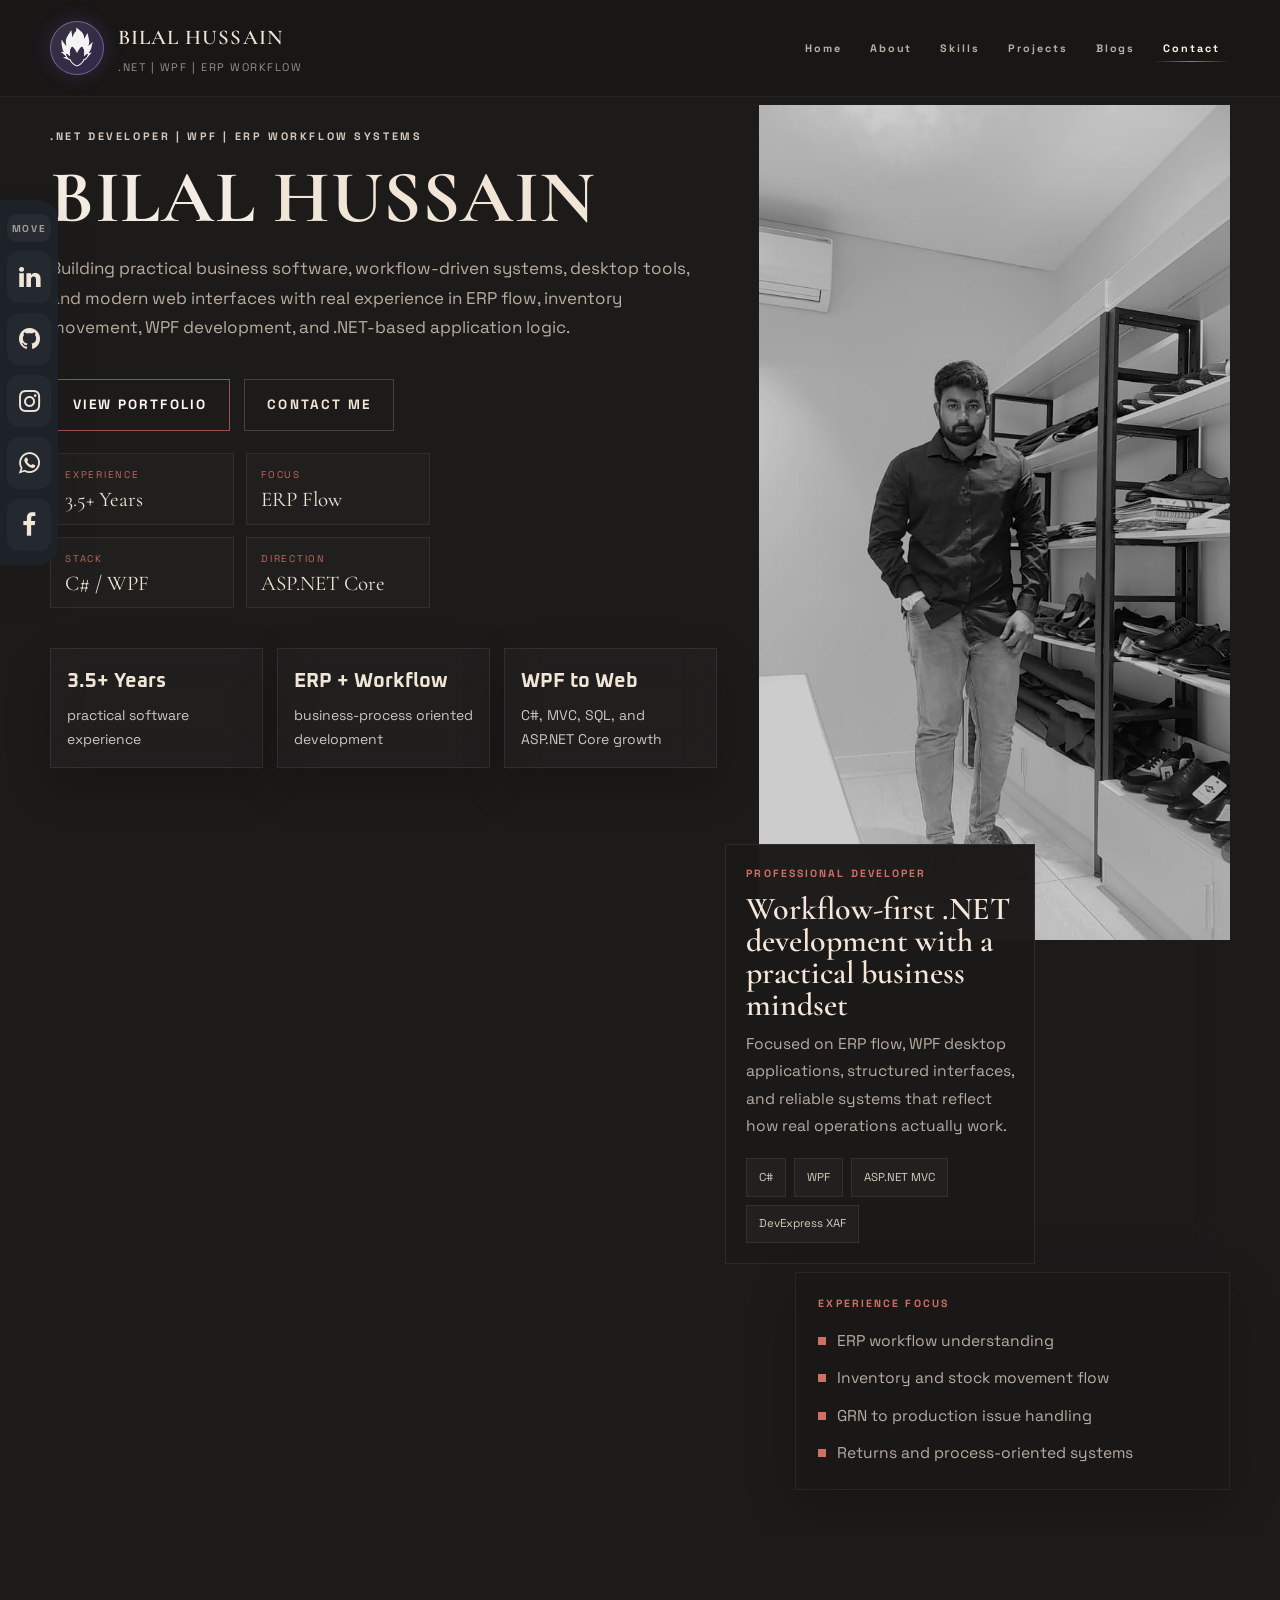
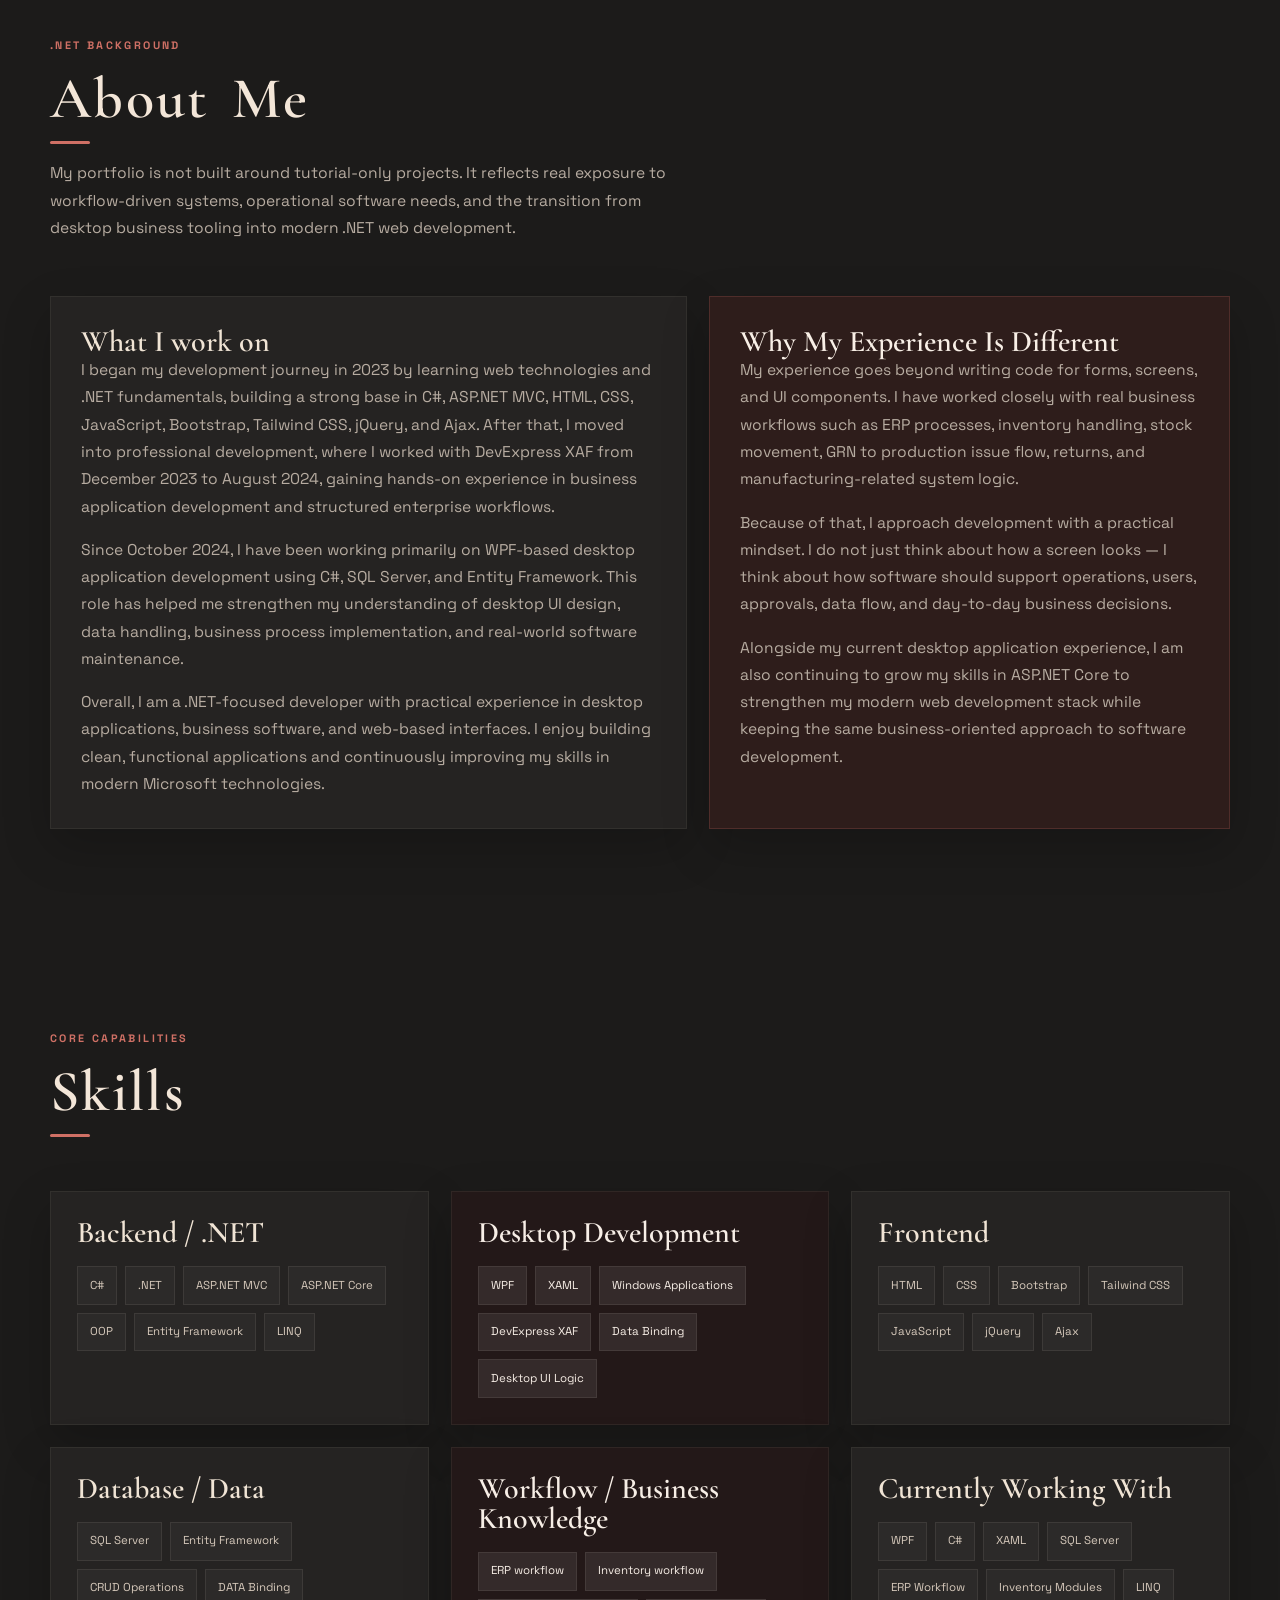
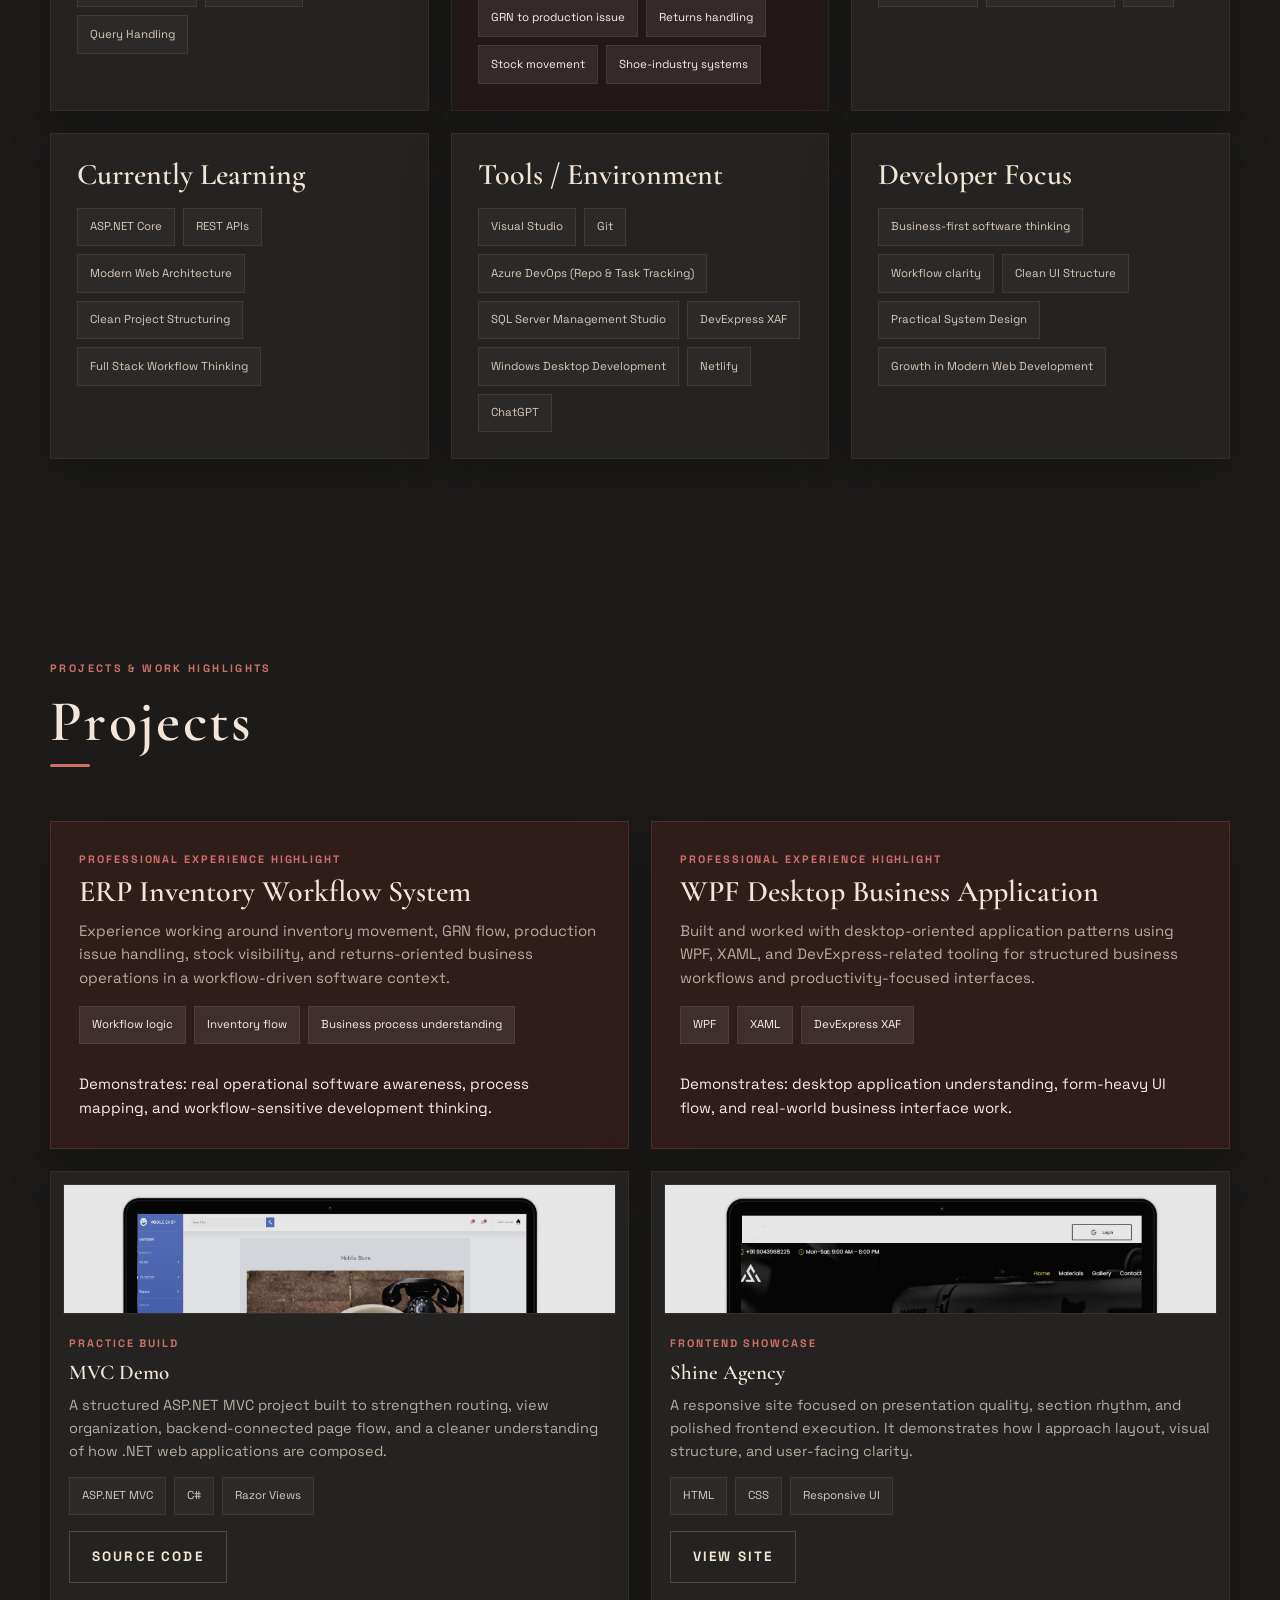
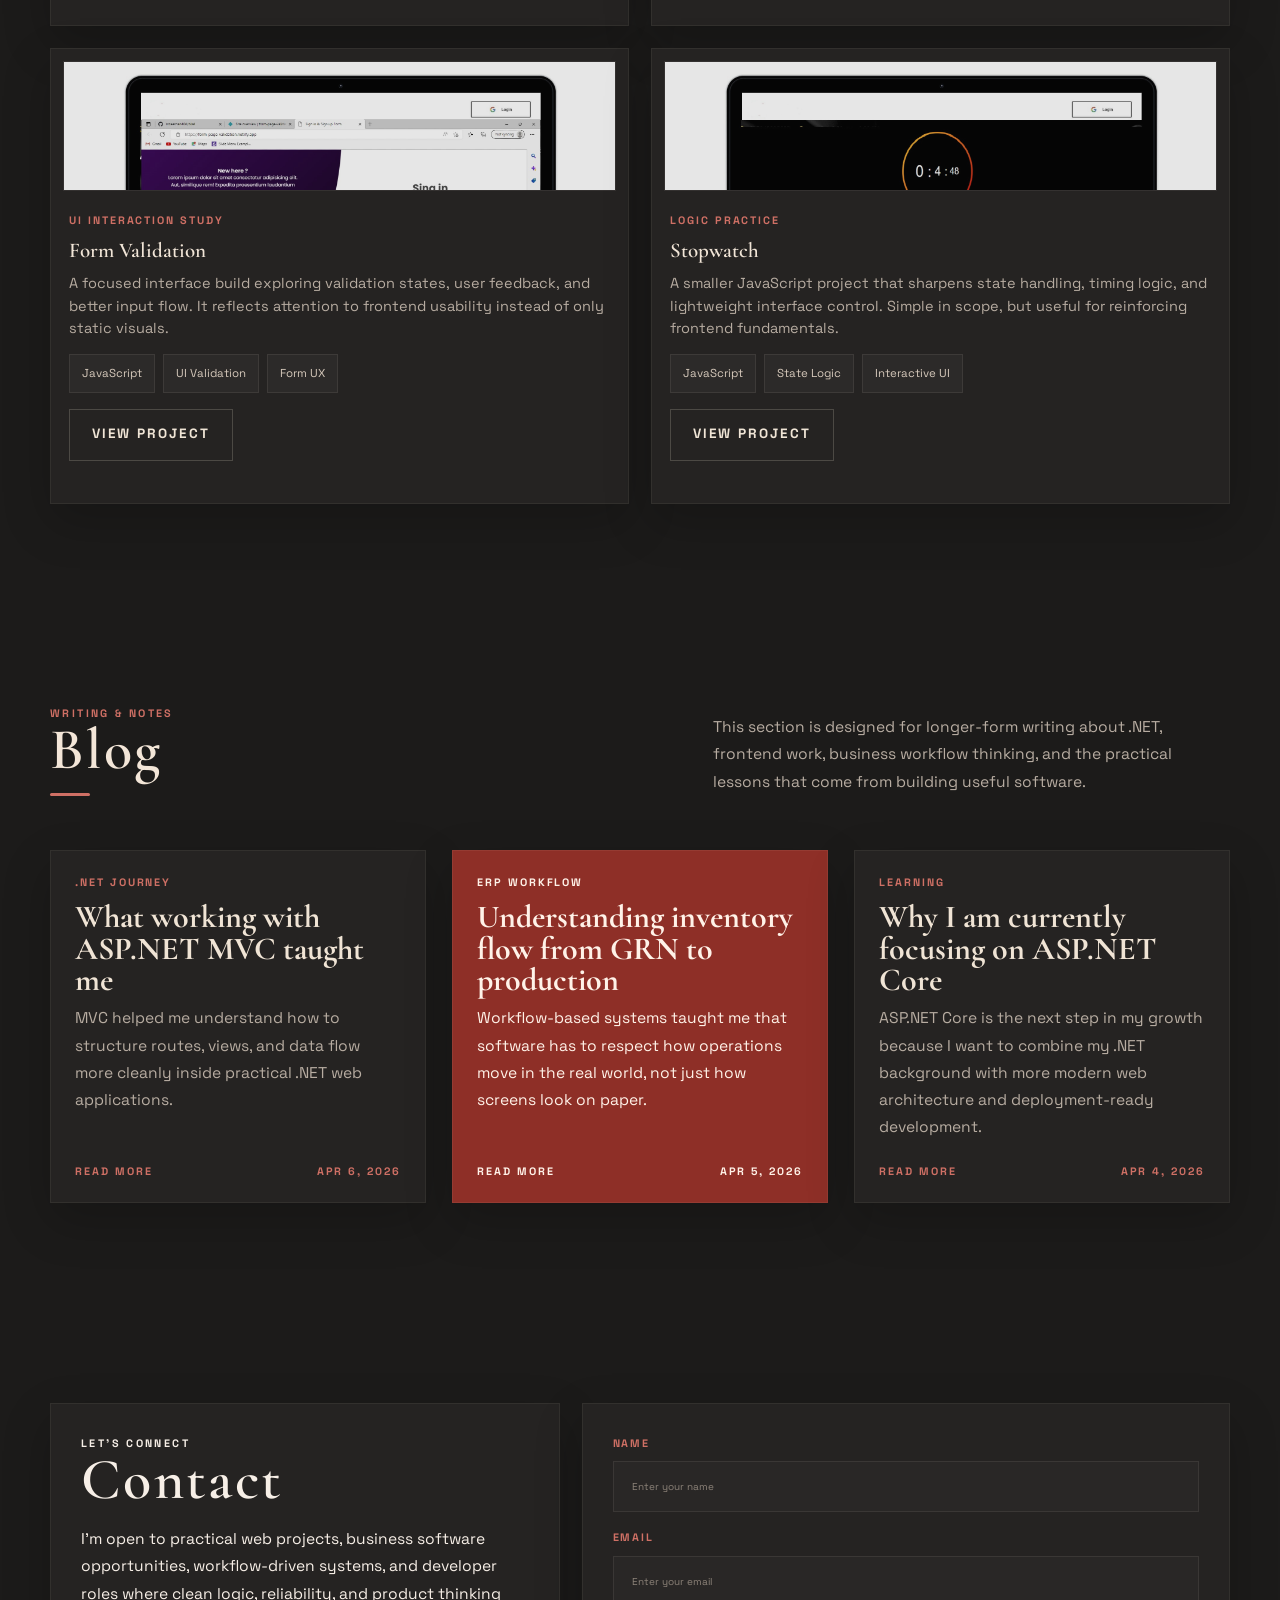
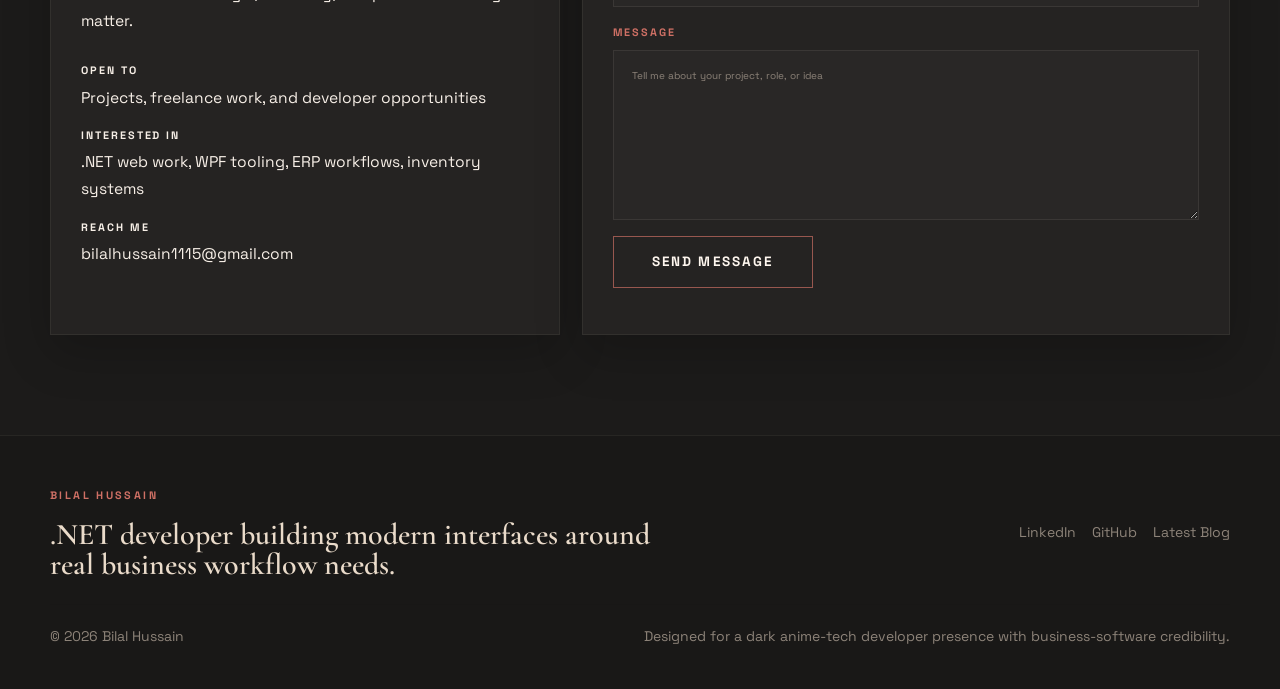
<file: index.html>
﻿<!DOCTYPE html>
<html lang="en">
  <head>
    <meta charset="UTF-8" />
    <meta name="viewport" content="width=device-width, initial-scale=1.0" />
    <meta http-equiv="X-UA-Compatible" content="ie=edge" />
    <link rel="shortcut icon" href="/favicon.ico" type="image/x-icon" />
    <link rel="icon" href="images/logo fav.png" type="image/x-icon" />
    <title>Bilal Hussain | .NET Developer</title>
    <link href="style.css" rel="stylesheet" />
    <link rel="stylesheet" href="https://cdnjs.cloudflare.com/ajax/libs/font-awesome/4.7.0/css/font-awesome.min.css" />
    <link rel="preconnect" href="https://fonts.googleapis.com" />
    <link rel="preconnect" href="https://fonts.gstatic.com" crossorigin />
    <link href="https://fonts.googleapis.com/css2?family=Cormorant+Garamond:wght@500;600;700&family=Oxanium:wght@400;500;600;700;800&family=Space+Grotesk:wght@400;500;700&display=swap" rel="stylesheet" />
    <style>
      #home .hero__energy,
      #home .hero__energy-ring,
      #home .hero__energy-slash {
        display: none !important;
      }

      #home.hero.section--hero {
        padding-top: 2.6rem !important;
        padding-bottom: 4.6rem !important;
      }

      #home .hero__layout {
        grid-template-columns: minmax(0, 1.18fr) minmax(28rem, 0.82fr) !important;
        align-items: start !important;
        gap: 3.2rem !important;
      }

      #home .hero__copy {
        align-self: start !important;
        padding-top: 0.4rem !important;
        max-width: 72rem !important;
      }

      #home .hero__aside {
        display: grid !important;
        grid-template-columns: repeat(2, minmax(0, 1fr)) !important;
        gap: 1.2rem !important;
        max-width: 38rem !important;
        margin: 2.2rem 0 2.4rem !important;
      }

      #home .hero__aside-card {
        padding: 1.35rem 1.4rem !important;
        border: 1px solid rgba(255, 240, 221, 0.08) !important;
        background: rgba(255, 255, 255, 0.02) !important;
      }

      #home .hero__aside-label {
        display: block !important;
        margin-bottom: 0.5rem !important;
        color: rgba(207, 112, 101, 0.9) !important;
        font-family: "Space Grotesk", sans-serif !important;
        font-size: 0.98rem !important;
        letter-spacing: 0.18em !important;
        text-transform: uppercase !important;
      }

      #home .hero__aside-value {
        display: block !important;
        color: #f1e5d7 !important;
        font-family: "Cormorant Garamond", Georgia, serif !important;
        font-size: 2.1rem !important;
        line-height: 1 !important;
      }

      #home .hero__visual {
        align-self: start !important;
        margin-top: -1.8rem !important;
        padding-top: 0 !important;
      }

      #home .hero-card__photo-wrap,
      #home .hero-card__photo {
        min-height: 31rem !important;
      }

      #home .hero-card__photo {
        object-position: center 4% !important;
      }

      #home .hero-card__body {
        margin-top: -9.6rem !important;
        margin-left: -3.4rem !important;
        width: min(31rem, 78%) !important;
      }

      #home .hero-panel {
        margin-top: -1rem !important;
        margin-left: 3.6rem !important;
        width: calc(100% - 3.6rem) !important;
      }

      #projects .project-card:not(.project-card--highlight) {
        display: flex !important;
        flex-direction: column !important;
        min-height: 100% !important;
        width: 100% !important;
        max-width: none !important;
        justify-self: stretch !important;
      }

      #projects .project-card:not(.project-card--highlight) .project-card__image {
        width: calc(100% - 2.4rem) !important;
        margin: 1.2rem 1.2rem 0 !important;
        aspect-ratio: 16 / 8.6 !important;
        max-height: 13rem !important;
        object-fit: cover !important;
        object-position: top center !important;
        border: 1px solid rgba(255, 240, 221, 0.08) !important;
      }

      #projects .project-card:not(.project-card--highlight) .project-card__content {
        display: flex !important;
        flex: 1 !important;
        flex-direction: column !important;
        padding: 1.8rem 1.8rem 2rem !important;
      }

      #projects .project-card:not(.project-card--highlight) h3 {
        font-size: 2.1rem !important;
        line-height: 1.05 !important;
      }

      #projects .project-card:not(.project-card--highlight) p {
        font-size: 1.45rem !important;
        line-height: 1.58 !important;
      }

      #projects .project-card:not(.project-card--highlight) .btn {
        margin-top: auto !important;
      }

      @media (max-width: 1024px) {
        #home .hero__layout {
          grid-template-columns: 1fr !important;
        }

        #home .hero__visual {
          margin-top: 1rem !important;
        }

        #home .hero-card__body,
        #home .hero-panel {
          margin-left: 0 !important;
          width: 100% !important;
        }

        #home .hero-panel {
          margin-top: 1.4rem !important;
        }

        #projects .project-card:not(.project-card--highlight) {
          max-width: none !important;
        }
      }

      @media (max-width: 820px) {
        #home .hero__aside {
          grid-template-columns: 1fr 1fr !important;
          max-width: none !important;
        }

        #projects .project-card:not(.project-card--highlight) .project-card__image {
          width: calc(100% - 2.4rem) !important;
          margin: 1.2rem 1.2rem 0 !important;
          max-height: 13rem !important;
        }
      }
    </style>
  </head>
  <body>
    <div class="page-background" aria-hidden="true">
      <div class="page-background__grid"></div>
      <div class="page-background__orb page-background__orb--cyan"></div>
      <div class="page-background__orb page-background__orb--violet"></div>
      <div class="page-background__orb page-background__orb--pink"></div>
      <div class="page-background__particles">
        <span></span><span></span><span></span><span></span><span></span><span></span>
      </div>
      <div class="page-background__ink page-background__ink--top"></div>
      <div class="page-background__ink page-background__ink--mid"></div>
      <div class="page-background__ink page-background__ink--bottom"></div>
    </div>

    <header class="header" id="top">
      <div class="header__content main-container">
        <a href="#home" class="header__logo-container nav-scroll-link" data-target="home" aria-label="Bilal Hussain home">
          <div class="header__logo-img-cont">
            <img src="images/logo.png" alt="Bilal Hussain logo" class="header__logo-img" />
          </div>
          <div>
            <span class="header__logo-sub">Bilal Hussain</span>
            <span class="header__logo-meta">.NET | WPF | ERP Workflow</span>
          </div>
        </a>

        <nav class="header__main" aria-label="Primary">
          <ul class="header__links">
            <li><a href="#home" class="header__link nav-scroll-link is-active" data-target="home">Home</a></li>
            <li><a href="#about" class="header__link nav-scroll-link" data-target="about">About</a></li>
            <li><a href="#skills" class="header__link nav-scroll-link" data-target="skills">Skills</a></li>
            <li><a href="#projects" class="header__link nav-scroll-link" data-target="projects">Projects</a></li>
            <li><a href="#blogs" class="header__link nav-scroll-link" data-target="blogs">Blogs</a></li>
            <li><a href="#contact" class="header__link nav-scroll-link" data-target="contact">Contact</a></li>
          </ul>
          <button class="header__menu-button" id="mobileMenuButton" type="button" aria-expanded="false" aria-controls="mobileMenu">
            <span></span>
            <span></span>
            <span></span>
          </button>
        </nav>
      </div>

      <div class="header__mobile" id="mobileMenu" hidden>
        <a href="#home" class="header__mobile-link nav-scroll-link" data-target="home">Home</a>
        <a href="#about" class="header__mobile-link nav-scroll-link" data-target="about">About</a>
        <a href="#skills" class="header__mobile-link nav-scroll-link" data-target="skills">Skills</a>
        <a href="#projects" class="header__mobile-link nav-scroll-link" data-target="projects">Projects</a>
        <a href="#blogs" class="header__mobile-link nav-scroll-link" data-target="blogs">Blogs</a>
        <a href="#contact" class="header__mobile-link nav-scroll-link" data-target="contact">Contact</a>
      </div>
    </header>

    <div class="floating-social" id="floatingSocial" aria-label="Social links panel">
      <button class="floating-social__handle" id="floatingHandle" type="button" aria-label="Drag social panel">Move</button>
      <div class="floating-social__list">
        <a href="https://www.linkedin.com/in/bilal-hussain-066166a6/" class="floating-social__link" rel="noreferrer" target="_blank" aria-label="LinkedIn"><i class="fa fa-linkedin" aria-hidden="true"></i></a>
        <a href="https://github.com/BH-Bilal" class="floating-social__link" rel="noreferrer" target="_blank" aria-label="GitHub"><i class="fa fa-github" aria-hidden="true"></i></a>
        <a href="https://www.instagram.com/sidu_munjiiiii/" class="floating-social__link" rel="noreferrer" target="_blank" aria-label="Instagram"><i class="fa fa-instagram" aria-hidden="true"></i></a>
        <a href="https://wa.me/917200157338?text=hi" class="floating-social__link" rel="noreferrer" target="_blank" aria-label="WhatsApp"><i class="fa fa-whatsapp" aria-hidden="true"></i></a>
        <a href="https://www.facebook.com/profile.php?id=100007429577217" class="floating-social__link" rel="noreferrer" target="_blank" aria-label="Facebook"><i class="fa fa-facebook" aria-hidden="true"></i></a>
      </div>
    </div>

    <main>
      <section id="home" class="hero section section--hero reveal" data-section>
        <div class="main-container hero__layout">
          <div class="hero__energy" aria-hidden="true">
            <span class="hero__energy-slash hero__energy-slash--one"></span>
            <span class="hero__energy-slash hero__energy-slash--two"></span>
            <span class="hero__energy-slash hero__energy-slash--three"></span>
            <span class="hero__energy-ring"></span>
          </div>
          <div class="hero__copy">
            <span class="section-kicker">.NET Developer | WPF | ERP Workflow Systems</span>
            <h1 class="hero__title">
              Bilal <span>Hussain</span>
            </h1>
            <p class="hero__description">
              Building practical business software, workflow-driven systems, desktop tools, and modern web interfaces with real experience in ERP flow, inventory movement, WPF development, and .NET-based application logic.
            </p>
            <div class="hero__actions">
              <a href="#projects" class="btn btn--primary nav-scroll-link" data-target="projects">View Portfolio</a>
              <a href="#contact" class="btn btn--ghost nav-scroll-link" data-target="contact">Contact Me</a>
            </div>
            <div class="hero__aside">
              <article class="hero__aside-card">
                <span class="hero__aside-label">Experience</span>
                <span class="hero__aside-value">3.5+ Years</span>
              </article>
              <article class="hero__aside-card">
                <span class="hero__aside-label">Focus</span>
                <span class="hero__aside-value">ERP Flow</span>
              </article>
              <article class="hero__aside-card">
                <span class="hero__aside-label">Stack</span>
                <span class="hero__aside-value">C# / WPF</span>
              </article>
              <article class="hero__aside-card">
                <span class="hero__aside-label">Direction</span>
                <span class="hero__aside-value">ASP.NET Core</span>
              </article>
            </div>
            <div class="hero__highlights">
              <article class="hero__stat">
                <strong>3.5+ Years</strong>
                <span>practical software experience</span>
              </article>
              <article class="hero__stat">
                <strong>ERP + Workflow</strong>
                <span>business-process oriented development</span>
              </article>
              <article class="hero__stat">
                <strong>WPF to Web</strong>
                <span>C#, MVC, SQL, and ASP.NET Core growth</span>
              </article>
            </div>
          </div>

          <div class="hero__visual">
            <div class="hero-card hero-card--profile reveal">
              <div class="hero-card__photo-wrap">
                <img src="images/hero-photo-editorial.jpeg" alt="Bilal Hussain portrait" class="hero-card__photo" />
                <div class="hero-card__scan"></div>
              </div>
              <div class="hero-card__body">
                <p class="hero-card__eyebrow">Professional Developer</p>
                <h2 class="hero-card__title">Workflow-first .NET development with a practical business mindset</h2>
                <p class="hero-card__text">
                  Focused on ERP flow, WPF desktop applications, structured interfaces, and reliable systems that reflect how real operations actually work.
                </p>
                <div class="hero-card__tags">
                  <span>C#</span>
                  <span>WPF</span>
                  <span>ASP.NET MVC</span>
                  <span>DevExpress XAF</span>
                </div>
              </div>
            </div>

            <div class="hero-panel hero-panel--experience reveal">
              <span class="hero-panel__label">Experience Focus</span>
              <ul>
                <li>ERP workflow understanding</li>
                <li>Inventory and stock movement flow</li>
                <li>GRN to production issue handling</li>
                <li>Returns and process-oriented systems</li>
              </ul>
            </div>
          </div>
        </div>
      </section>

      <section id="about" class="section reveal" data-section>
        <div class="main-container">
          <div class="section-heading">
            <span class="section-kicker">.NET Background</span>
            <h2 class="section-title">About Me</h2>
            <p class="section-text">
              My portfolio is not built around tutorial-only projects. It reflects real exposure to workflow-driven systems, operational software needs, and the transition from desktop business tooling into modern .NET web development.
            </p>
          </div>

          <div class="about-grid">
            <article class="panel panel--glass reveal">
              <h3 class="panel__title">What I work on</h3>
              <p>
                 I began my development journey in 2023 by learning web technologies and .NET fundamentals, building a strong base in C#, ASP.NET MVC, HTML, CSS, JavaScript, Bootstrap, Tailwind CSS, jQuery, and Ajax. After that, I moved into professional development, where I worked with DevExpress XAF from December 2023 to August 2024, gaining hands-on experience in business application development and structured enterprise workflows.
              </p>
              <p>
                  Since October 2024, I have been working primarily on WPF-based desktop application development using C#, SQL Server, and Entity Framework. This role has helped me strengthen my understanding of desktop UI design, data handling, business process implementation, and real-world software maintenance.
              </p>
              <p>
                 Overall, I am a .NET-focused developer with practical experience in desktop applications, business software, and web-based interfaces. I enjoy building clean, functional applications and continuously improving my skills in modern Microsoft technologies.
             </p>
            </article>

            <article class="panel panel--accent reveal">
                <h3 class="panel__title">Why My Experience Is Different</h3>
                  <p>
                     My experience goes beyond writing code for forms, screens, and UI components. I have worked closely with real business workflows such as ERP processes, inventory handling, stock movement, GRN to production issue flow, returns, and manufacturing-related system logic.
                  </p>
                  <p>
                     Because of that, I approach development with a practical mindset. I do not just think about how a screen looks — I think about how software should support operations, users, approvals, data flow, and day-to-day business decisions.
                  </p>
                  <p>
                     Alongside my current desktop application experience, I am also continuing to grow my skills in ASP.NET Core to strengthen my modern web development stack while keeping the same business-oriented approach to software development.
                   </p>
              </article>
          </div>
        </div>
      </section>

      <section id="skills" class="section section--alt reveal" data-section>
        <div class="main-container">
          <div class="section-heading">
            <span class="section-kicker">Core Capabilities</span>
            <h2 class="section-title">Skills</h2>
          </div>

          <div class="skills-grid">
            <article class="skill-card reveal">
              <h3>Backend / .NET</h3>
              <div class="skill-list">
                <span>C#</span>
                <span>.NET</span>
                <span>ASP.NET MVC</span>
                <span>ASP.NET Core</span>
                <span>OOP</span>
                <span>Entity Framework</span>
                <span>LINQ</span>
              </div>
            </article>
            <article class="skill-card reveal">
              <h3>Desktop Development</h3>
              <div class="skill-list">
                <span>WPF</span>
                <span>XAML</span>
                <span>Windows Applications</span>
                <span>DevExpress XAF</span>
                <span>Data Binding</span>
                <span>Desktop UI Logic</span>
              </div>
            </article>
            <article class="skill-card reveal">
              <h3>Frontend</h3>
              <div class="skill-list">
                <span>HTML</span>
                <span>CSS</span>
                <span>Bootstrap</span>
                <span>Tailwind CSS</span>
                <span>JavaScript</span>
                <span>jQuery</span>
                <span>Ajax</span>
              </div>
            </article>
            <article class="skill-card reveal">
              <h3>Database / Data</h3>
              <div class="skill-list">
                <span>SQL Server</span>
                <span>Entity Framework</span>
                <span>CRUD Operations</span>
                <span>DATA Binding</span>
                <span>Query Handling</span>
              </div>
            </article>
             <article class="skill-card reveal">
              <h3>Workflow / Business Knowledge</h3>
              <div class="skill-list">
                <span>ERP workflow</span>
                <span>Inventory workflow</span>
                <span>GRN to production issue</span>
                <span>Returns handling</span>
                <span>Stock movement</span>
                <span>Shoe-industry systems</span>
              </div>
            </article>
            <article class="skill-card reveal">
              <h3>Currently Working With</h3>
              <div class="skill-list">
                <span>WPF</span>
                <span>C#</span>
                <span>XAML</span>
                <span>SQL Server</span>
                <span>ERP Workflow</span>
                <span>Inventory Modules</span>
                <span>LINQ</span>
              </div>
            </article>
            <article class="skill-card reveal">
              <h3>Currently Learning</h3>
              <div class="skill-list">
                <span>ASP.NET Core</span>
                <span>REST APIs</span>
                <span>Modern Web Architecture</span>
                <span>Clean Project Structuring</span>
                <span>Full Stack Workflow Thinking</span>                
              </div>
            </article>
            <article class="skill-card reveal">
              <h3>Tools / Environment</h3>
              <div class="skill-list">
                <span>Visual Studio</span>
                <span>Git</span>
                <span>Azure DevOps (Repo & Task Tracking)</span>
                <span>SQL Server Management Studio</span>
                <span>DevExpress XAF</span>
                 <span>Windows Desktop Development</span>
                 <span>Netlify</span>
                 <span>ChatGPT</span>
              </div>
            </article>
            
            <article class="skill-card reveal">
              <h3>Developer Focus</h3>
              <div class="skill-list">
                <span>Business-first software thinking</span>
                <span>Workflow clarity</span>
                <span>Clean UI Structure</span>
                <span>Practical System Design</span>
                 <span>Growth in Modern Web Development</span>
              </div>
            </article>
          </div>
        </div>
      </section>

      <section id="projects" class="section reveal" data-section>
        <div class="main-container">
          <div class="section-heading">
            <span class="section-kicker">Projects & Work Highlights</span>
            <h2 class="section-title">Projects</h2>
          </div>

          <div class="project-grid">
            <article class="project-card project-card--highlight reveal">
              <span class="project-card__type">Professional Experience Highlight</span>
              <h3>ERP Inventory Workflow System</h3>
              <p>
                Experience working around inventory movement, GRN flow, production issue handling, stock visibility, and returns-oriented business operations in a workflow-driven software context.
              </p>
              <div class="project-card__meta">
                <span>Workflow logic</span>
                <span>Inventory flow</span>
                <span>Business process understanding</span>
              </div>
              <p class="project-card__note">Demonstrates: real operational software awareness, process mapping, and workflow-sensitive development thinking.</p>
            </article>

            <article class="project-card project-card--highlight reveal">
              <span class="project-card__type">Professional Experience Highlight</span>
              <h3>WPF Desktop Business Application</h3>
              <p>
                Built and worked with desktop-oriented application patterns using WPF, XAML, and DevExpress-related tooling for structured business workflows and productivity-focused interfaces.
              </p>
              <div class="project-card__meta">
                <span>WPF</span>
                <span>XAML</span>
                <span>DevExpress XAF</span>
              </div>
              <p class="project-card__note">Demonstrates: desktop application understanding, form-heavy UI flow, and real-world business interface work.</p>
            </article>

            <article class="project-card reveal">
              <img src="images/MVC.png" alt="MVC demo screenshot" class="project-card__image" />
              <div class="project-card__content">
                <span class="project-card__type">Practice Build</span>
                <h3>MVC Demo</h3>
                <p>
                  A structured ASP.NET MVC project built to strengthen routing, view organization, backend-connected page flow, and a cleaner understanding of how .NET web applications are composed.
                </p>
                <div class="project-card__meta">
                  <span>ASP.NET MVC</span>
                  <span>C#</span>
                  <span>Razor Views</span>
                </div>
                <a href="https://github.com/BH-Bilal/Mobile-Shop" target="_blank" rel="noreferrer" class="btn btn--ghost">Source Code</a>
              </div>
            </article>

            <article class="project-card reveal">
              <img src="images/shine (1).png" alt="Shine Agency screenshot" class="project-card__image" />
              <div class="project-card__content">
                <span class="project-card__type">Frontend Showcase</span>
                <h3>Shine Agency</h3>
                <p>
                  A responsive site focused on presentation quality, section rhythm, and polished frontend execution. It demonstrates how I approach layout, visual structure, and user-facing clarity.
                </p>
                <div class="project-card__meta">
                  <span>HTML</span>
                  <span>CSS</span>
                  <span>Responsive UI</span>
                </div>
                <a href="https://agency-xyz.netlify.app/" target="_blank" rel="noreferrer" class="btn btn--ghost">View Site</a>
              </div>
            </article>

            <article class="project-card reveal">
              <img src="images/validation.jpg" alt="Form validation screenshot" class="project-card__image" />
              <div class="project-card__content">
                <span class="project-card__type">UI Interaction Study</span>
                <h3>Form Validation</h3>
                <p>
                  A focused interface build exploring validation states, user feedback, and better input flow. It reflects attention to frontend usability instead of only static visuals.
                </p>
                <div class="project-card__meta">
                  <span>JavaScript</span>
                  <span>UI Validation</span>
                  <span>Form UX</span>
                </div>
                <a href="https://form-page-validation.netlify.app/" target="_blank" rel="noreferrer" class="btn btn--ghost">View Project</a>
              </div>
            </article>

            <article class="project-card reveal">
              <img src="images/stop.jpg" alt="Stopwatch screenshot" class="project-card__image" />
              <div class="project-card__content">
                <span class="project-card__type">Logic Practice</span>
                <h3>Stopwatch</h3>
                <p>
                  A smaller JavaScript project that sharpens state handling, timing logic, and lightweight interface control. Simple in scope, but useful for reinforcing frontend fundamentals.
                </p>
                <div class="project-card__meta">
                  <span>JavaScript</span>
                  <span>State Logic</span>
                  <span>Interactive UI</span>
                </div>
                <a href="https://stowpwatch.netlify.app/" target="_blank" rel="noreferrer" class="btn btn--ghost">View Project</a>
              </div>
            </article>
          </div>
        </div>
      </section>

      <section id="blogs" class="section section--alt reveal" data-section>
        <div class="main-container">
          <div class="section-heading section-heading--split">
            <div>
              <span class="section-kicker">Writing & Notes</span>
              <h2 class="section-title">Blog</h2>
            </div>
            <p class="section-text section-text--compact">
              This section is designed for longer-form writing about .NET, frontend work, business workflow thinking, and the practical lessons that come from building useful software.
            </p>
          </div>
          <div class="blog-grid" id="blogGrid"></div>
        </div>
      </section>

      <section id="contact" class="section section--contact reveal" data-section>
        <div class="main-container contact-layout">
          <div class="contact-copy panel panel--glass reveal">
            <span class="section-kicker">Let's Connect</span>
            <h2 class="section-title">Contact</h2>
            <p class="section-text">
              I'm open to practical web projects, business software opportunities, workflow-driven systems, and developer roles where clean logic, reliability, and product thinking matter.
            </p>
            <div class="contact-points">
              <div>
                <strong>Open to</strong>
                <span>Projects, freelance work, and developer opportunities</span>
              </div>
              <div>
                <strong>Interested in</strong>
                <span>.NET web work, WPF tooling, ERP workflows, inventory systems</span>
              </div>
              <div>
                <strong>Reach me</strong>
                <span>bilalhussain1115@gmail.com</span>
              </div>
            </div>
          </div>

          <div class="contact-form-wrap panel panel--solid reveal">
            <form action="https://formsubmit.co/bilalhussain1115@gmail.com" class="contact__form" id="contactForm" method="post">
              <input type="hidden" name="_subject" value="New portfolio contact message" />
              <input type="hidden" name="_template" value="table" />
              <input type="hidden" name="_captcha" value="true" />
              <input type="hidden" name="_next" value="https://bilal-bh.netlify.app/#contact" />
              <input type="text" name="_honey" class="contact__honeypot" tabindex="-1" autocomplete="off" />

              <div class="contact__form-field">
                <label class="contact__form-label" for="name">Name</label>
                <input required placeholder="Enter your name" type="text" class="contact__form-input" name="name" id="name" />
              </div>
              <div class="contact__form-field">
                <label class="contact__form-label" for="email">Email</label>
                <input required placeholder="Enter your email" type="email" class="contact__form-input" name="email" id="email" />
              </div>
              <div class="contact__form-field">
                <label class="contact__form-label" for="message">Message</label>
                <textarea required rows="8" class="contact__form-input" placeholder="Tell me about your project, role, or idea" name="message" id="message"></textarea>
              </div>
              <button class="btn btn--primary contact__btn" type="submit">Send Message</button>
              <p class="contact-note" id="contactStatus">Your message will land directly in my inbox. I’ll get back to you soon.</p>
            </form>
          </div>
        </div>
      </section>
    </main>

    <footer class="main-footer">
      <div class="main-container main-footer__inner">
        <div>
          <span class="section-kicker">Bilal Hussain</span>
          <h2 class="main-footer__title">.NET developer building modern interfaces around real business workflow needs.</h2>
        </div>
        <div class="main-footer__links">
          <a href="https://www.linkedin.com/in/bilal-hussain-066166a6/" target="_blank" rel="noreferrer">LinkedIn</a>
          <a href="https://github.com/BH-Bilal" target="_blank" rel="noreferrer">GitHub</a>
          <a href="blog.html?id=default-core">Latest Blog</a>
        </div>
      </div>
      <div class="main-container main-footer__lower">
        <span>&copy; <script>document.write(new Date().getFullYear())</script> Bilal Hussain</span>
        <span>Designed for a dark anime-tech developer presence with business-software credibility.</span>
      </div>
    </footer>

    <script>
      history.scrollRestoration = "manual";
      window.onload = function () {
        window.scrollTo(0, 0);
      };
    </script>
    <script src="script.js"></script>
  </body>
</html>
</file>
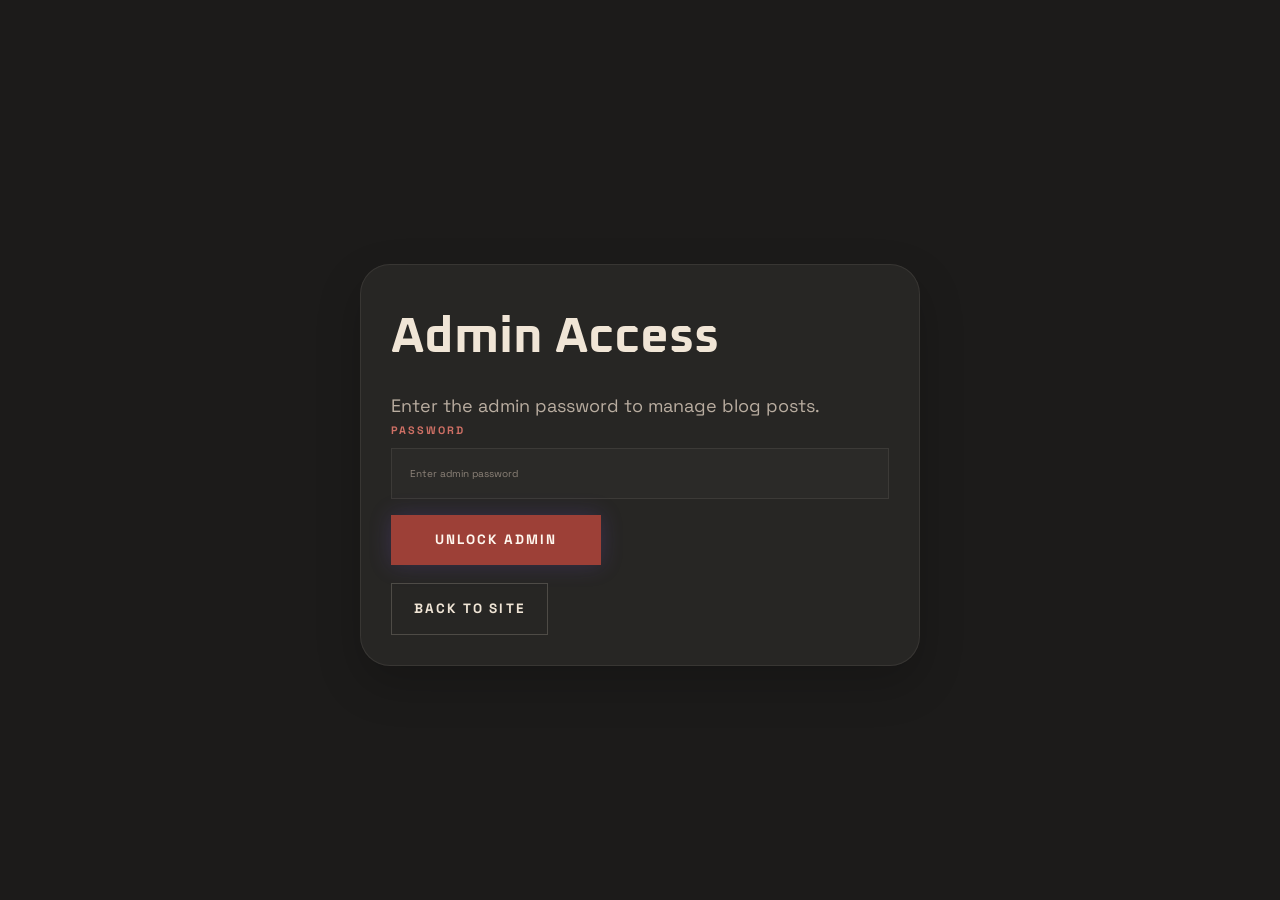
<file: admin.html>
﻿<!DOCTYPE html>
<html lang="en">
  <head>
    <meta charset="UTF-8" />
    <meta name="viewport" content="width=device-width, initial-scale=1.0" />
    <meta http-equiv="X-UA-Compatible" content="ie=edge" />
    <title>Bilal Hussain | Blog Admin</title>
    <link href="style.css" rel="stylesheet" />
    <link rel="stylesheet" href="https://cdnjs.cloudflare.com/ajax/libs/font-awesome/4.7.0/css/font-awesome.min.css" />
    <link rel="preconnect" href="https://fonts.googleapis.com" />
    <link rel="preconnect" href="https://fonts.gstatic.com" crossorigin />
    <link href="https://fonts.googleapis.com/css2?family=Oxanium:wght@400;500;600;700;800&family=Space+Grotesk:wght@400;500;700&display=swap" rel="stylesheet" />
  </head>
  <body>
    <div class="page-background" aria-hidden="true">
      <div class="page-background__grid"></div>
      <div class="page-background__orb page-background__orb--cyan"></div>
      <div class="page-background__orb page-background__orb--violet"></div>
      <div class="page-background__orb page-background__orb--pink"></div>
    </div>
    <section class="contact sec-pad admin-page admin-login" id="adminLogin">
      <div class="main-container">
        <div class="contact__form-container admin-login__card">
          <h1 class="heading-primary admin-page__title">Admin Access</h1>
          <p class="text-primary admin-page__intro">
            Enter the admin password to manage blog posts.
          </p>
          <form id="adminAccessForm" class="contact__form">
            <div class="contact__form-field">
              <label class="contact__form-label" for="adminPassword">Password</label>
              <input id="adminPassword" class="contact__form-input" type="password" placeholder="Enter admin password" required />
            </div>
            <button class="btn btn--theme contact__btn admin-panel__submit" type="submit">Unlock Admin</button>
          </form>
          <p class="admin-status" id="adminAccessStatus"></p>
          <p style="margin-top:1.8rem;"><a href="index.html#blogs" class="btn btn--med btn--theme-inv">Back To Site</a></p>
        </div>
      </div>
    </section>

    <section class="contact sec-pad admin-page" id="adminProtected" hidden>
      <div class="main-container">
        <div class="admin-page__top">
          <div>
            <h1 class="heading-primary admin-page__title">Blog Admin</h1>
            <p class="text-primary admin-page__intro">
              Write a post here and it will appear automatically in the Blogs section on your homepage.
            </p>
          </div>
          <div class="admin-page__actions">
            <button class="btn btn--med btn--theme-inv" id="adminLogoutBtn" type="button">Lock Admin</button>
            <a href="index.html#blogs" class="btn btn--med btn--theme-inv">Back To Site</a>
          </div>
        </div>

        <div class="admin-grid">
          <div class="contact__form-container admin-panel">
            <form id="blogAdminForm" class="contact__form">
              <div class="contact__form-field">
                <label class="contact__form-label" for="blogTitle">Blog Title</label>
                <input id="blogTitle" class="contact__form-input" type="text" placeholder="Enter blog title" required />
              </div>

              <div class="contact__form-field">
                <label class="contact__form-label" for="blogTag">Category</label>
                <input id="blogTag" class="contact__form-input" type="text" placeholder="Example: ASP.NET Core" required />
              </div>

              <div class="contact__form-field">
                <label class="contact__form-label" for="blogImage">Blog Image URL</label>
                <input id="blogImage" class="contact__form-input" type="url" placeholder="Paste an image URL (optional)" />
              </div>

              <div class="contact__form-field">
                <label class="contact__form-label" for="blogContent">Content</label>
                <textarea id="blogContent" class="contact__form-input" rows="10" placeholder="Write your blog content here" required></textarea>
              </div>

              <button class="btn btn--theme contact__btn admin-panel__submit" type="submit">Publish Post</button>
            </form>
            <p class="admin-status" id="adminStatus"></p>
          </div>

          <div class="admin-list-wrap">
            <h2 class="heading-sm admin-list-wrap__title">Published From Admin</h2>
            <div id="adminBlogList" class="admin-list"></div>
          </div>
        </div>
      </div>
    </section>
    <script src="script.js"></script>
  </body>
</html>
</file>
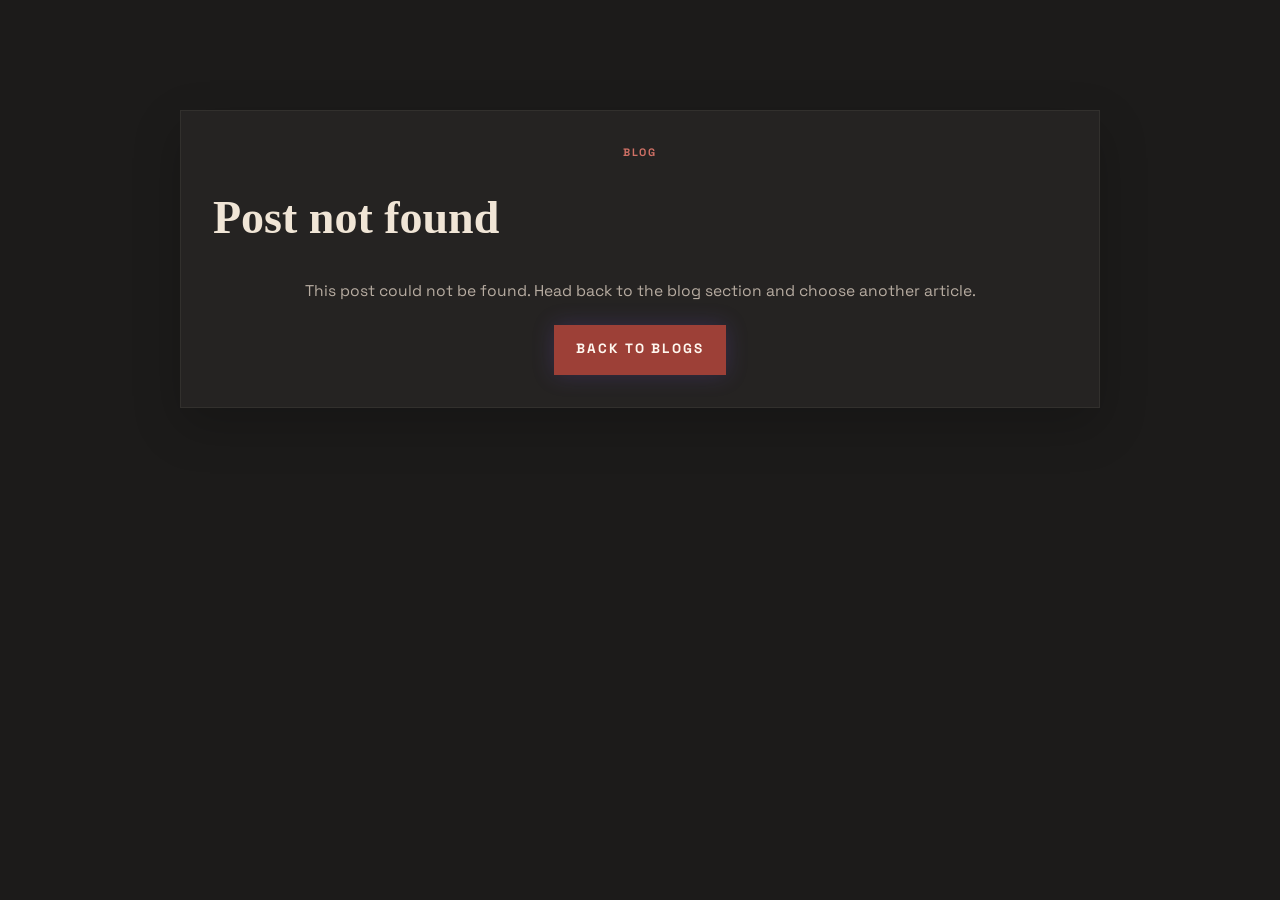
<file: blog.html>
﻿<!DOCTYPE html>
<html lang="en">
  <head>
    <meta charset="UTF-8" />
    <meta name="viewport" content="width=device-width, initial-scale=1.0" />
    <meta http-equiv="X-UA-Compatible" content="ie=edge" />
    <title>Bilal Hussain | Blog</title>
    <link href="style.css" rel="stylesheet" />
    <link rel="preconnect" href="https://fonts.googleapis.com" />
    <link rel="preconnect" href="https://fonts.gstatic.com" crossorigin />
    <link href="https://fonts.googleapis.com/css2?family=Oxanium:wght@400;500;600;700;800&family=Space+Grotesk:wght@400;500;700&display=swap" rel="stylesheet" />
  </head>
  <body>
    <div class="page-background" aria-hidden="true">
      <div class="page-background__grid"></div>
      <div class="page-background__orb page-background__orb--cyan"></div>
      <div class="page-background__orb page-background__orb--violet"></div>
      <div class="page-background__orb page-background__orb--pink"></div>
    </div>
    <section class="about sec-pad blog-post-page">
      <div class="main-container">
        <article class="blog-post" id="blogPost"></article>
      </div>
    </section>
    <script src="script.js"></script>
  </body>
</html>
</file>
<file: style.css>
﻿:root {
  --bg: #0f0a18;
  --bg-soft: #171022;
  --surface: rgba(30, 22, 45, 0.72);
  --surface-strong: rgba(24, 17, 36, 0.94);
  --surface-card: rgba(29, 21, 43, 0.88);
  --line: rgba(183, 156, 228, 0.18);
  --line-strong: rgba(173, 145, 226, 0.3);
  --text: #f4efff;
  --text-soft: #c9bddf;
  --text-muted: #a999c4;
  --cyan: #c6b4ff;
  --cyan-strong: #b193ff;
  --violet: #9e7bff;
  --violet-strong: #7b57da;
  --pink: #d78ce6;
  --pink-soft: #e7c0f1;
  --navy-glow: rgba(177, 147, 255, 0.18);
  --violet-glow: rgba(158, 123, 255, 0.26);
  --shadow-lg: 0 28px 80px rgba(0, 0, 0, 0.45);
  --shadow-md: 0 18px 45px rgba(0, 0, 0, 0.32);
  --radius-xl: 3rem;
  --radius-lg: 2rem;
  --radius-md: 1.4rem;
}

*,
*::before,
*::after {
  box-sizing: border-box;
  margin: 0;
  padding: 0;
}

html {
  font-size: 62.5%;
  scroll-behavior: smooth;
}

[hidden] {
  display: none !important;
}

.project-card,
.blog-card,
.contact-form-wrap,
.contact-copy,
.project-card__content,
.blog-card__actions,
.contact__form,
.contact__form-field {
  min-width: 0;
}

.project-card__meta span,
.skill-list span,
.hero-card__tags span {
  max-width: 100%;
  white-space: normal;
}

.contact__form-input,
.contact__btn,
.project-card .btn,
.blog-card .btn,
.admin-panel__submit {
  max-width: 100%;
}

body {
  min-height: 100vh;
  overflow-x: hidden;
  color: var(--text);
  background: var(--bg);
  font-family: "Space Grotesk", sans-serif;
  line-height: 1.6;
}

ul {
  list-style: none;
}

a {
  color: inherit;
  text-decoration: none;
}

img {
  display: block;
  max-width: 100%;
}

button,
input,
textarea {
  font: inherit;
}

button {
  border: 0;
  background: transparent;
  cursor: pointer;
}

textarea {
  resize: vertical;
}

.main-container {
  width: min(116rem, calc(100% - 4.8rem));
  margin: 0 auto;
}

.sec-pad {
  padding: 8rem 0;
}

.page-background {
  position: fixed;
  inset: 0;
  z-index: -3;
  overflow: hidden;
  background:
    radial-gradient(circle at 16% 18%, rgba(171, 141, 235, 0.15), transparent 24%),
    radial-gradient(circle at 82% 14%, rgba(126, 87, 218, 0.18), transparent 28%),
    radial-gradient(circle at 48% 82%, rgba(214, 154, 229, 0.08), transparent 22%),
    linear-gradient(180deg, #0b0712 0%, #120b1c 42%, #0d0815 100%);
}

.page-background__grid {
  position: absolute;
  inset: 0;
  background-image:
    linear-gradient(rgba(191, 167, 238, 0.045) 1px, transparent 1px),
    linear-gradient(90deg, rgba(191, 167, 238, 0.045) 1px, transparent 1px);
  background-size: 8rem 8rem;
  mask-image: radial-gradient(circle at center, black 30%, transparent 84%);
  opacity: 0.4;
}

.page-background__orb {
  position: absolute;
  border-radius: 999px;
  filter: blur(40px);
  opacity: 0.35;
  animation: floatOrb 12s ease-in-out infinite;
}

.page-background__orb--cyan {
  top: 12rem;
  left: 6rem;
  width: 28rem;
  height: 28rem;
  background: rgba(168, 143, 233, 0.12);
}

.page-background__orb--violet {
  top: 8rem;
  right: 8rem;
  width: 36rem;
  height: 36rem;
  background: rgba(123, 87, 218, 0.16);
  animation-delay: -4s;
}

.page-background__orb--pink {
  bottom: 8rem;
  left: 40%;
  width: 24rem;
  height: 24rem;
  background: rgba(215, 140, 230, 0.08);
  animation-delay: -7s;
}

.page-background__particles span {
  position: absolute;
  width: 0.7rem;
  height: 0.7rem;
  border-radius: 999px;
  background: rgba(255, 255, 255, 0.65);
  box-shadow: 0 0 18px rgba(177, 147, 255, 0.48);
  animation: pulseParticle 7s linear infinite;
}

.page-background__particles span:nth-child(1) { top: 18%; left: 22%; animation-delay: -1s; }
.page-background__particles span:nth-child(2) { top: 34%; left: 78%; animation-delay: -4s; }
.page-background__particles span:nth-child(3) { top: 66%; left: 14%; animation-delay: -2s; }
.page-background__particles span:nth-child(4) { top: 72%; left: 62%; animation-delay: -5s; }
.page-background__particles span:nth-child(5) { top: 48%; left: 48%; animation-delay: -3s; }
.page-background__particles span:nth-child(6) { top: 24%; left: 58%; animation-delay: -6s; }

.header {
  position: sticky;
  top: 0;
  z-index: 1000;
  padding-top: 1.6rem;
}

.header__content {
  display: flex;
  align-items: center;
  justify-content: space-between;
  gap: 2rem;
  padding: 1.6rem 2.4rem;
  border: 1px solid rgba(171, 141, 235, 0.16);
  border-radius: 2rem;
  background: rgba(18, 12, 29, 0.78);
  backdrop-filter: blur(18px);
  box-shadow: var(--shadow-md);
}

.header__logo-container {
  display: flex;
  align-items: center;
  gap: 1.4rem;
}

.header__logo-img-cont {
  width: 5.4rem;
  height: 5.4rem;
  overflow: hidden;
  border-radius: 50%;
  border: 1px solid rgba(199, 179, 240, 0.42);
  background: linear-gradient(135deg, rgba(185, 159, 241, 0.2), rgba(123, 87, 218, 0.28));
  box-shadow: 0 0 20px rgba(158, 123, 255, 0.18);
}

.header__logo-img {
  width: 100%;
  height: 100%;
  object-fit: cover;
}

.header__logo-sub,
.hero__title,
.section-title,
.panel__title,
.skill-card h3,
.project-card h3,
.blog-card__title,
.hero-card__title,
.main-footer__title,
.admin-post-card__title,
.blog-post__title,
.heading-primary {
  font-family: "Oxanium", sans-serif;
}

.header__logo-sub {
  display: block;
  font-size: 1.8rem;
  font-weight: 700;
  letter-spacing: 0.08em;
  text-transform: uppercase;
}

.header__logo-meta {
  display: block;
  margin-top: 0.2rem;
  color: var(--text-muted);
  font-size: 1.1rem;
  letter-spacing: 0.14em;
  text-transform: uppercase;
}

.header__main {
  display: flex;
  align-items: center;
  gap: 1.8rem;
}

.header__links {
  display: flex;
  align-items: center;
  gap: 0.8rem;
  list-style: none;
}

.header__link,
.header__mobile-link {
  position: relative;
  display: inline-flex;
  align-items: center;
  justify-content: center;
  min-width: 8rem;
  padding: 1.2rem 1.6rem;
  border-radius: 999px;
  color: var(--text-soft);
  font-size: 1.35rem;
  font-weight: 700;
  letter-spacing: 0.12em;
  text-transform: uppercase;
  transition: color 0.25s ease, transform 0.25s ease, background 0.25s ease;
  overflow: hidden;
}

.header__link::after,
.header__mobile-link::after {
  content: "";
  position: absolute;
  left: 1.4rem;
  right: 1.4rem;
  bottom: 0.8rem;
  height: 2px;
  background: linear-gradient(90deg, transparent, var(--cyan), var(--violet), transparent);
  transform: scaleX(0.1);
  opacity: 0;
  transform-origin: center;
  transition: opacity 0.28s ease, transform 0.28s ease;
}

.header__link:hover,
.header__mobile-link:hover,
.header__link.is-active,
.header__mobile-link.is-active {
  color: var(--text);
  background: rgba(158, 123, 255, 0.1);
  text-shadow: 0 0 14px rgba(158, 123, 255, 0.28);
}

.header__link:hover::after,
.header__mobile-link:hover::after,
.header__link.is-active::after,
.header__mobile-link.is-active::after {
  opacity: 1;
  transform: scaleX(1);
}

.header__link.is-fired,
.header__mobile-link.is-fired {
  animation: navImpactShake 0.35s ease;
}

.nav-impact {
  position: absolute;
  inset: -22% 6%;
  pointer-events: none;
}

.nav-impact__bolt,
.nav-impact__branch {
  position: absolute;
  left: 50%;
  top: 50%;
  height: 0.45rem;
  border-radius: 999px;
  background: linear-gradient(90deg, rgba(255,255,255,0), rgba(255,255,255,0.96) 18%, rgba(208, 171, 255, 0.96) 40%, rgba(120,241,255,0.96) 62%, rgba(255,255,255,0));
  box-shadow: 0 0 10px rgba(255,255,255,0.9), 0 0 20px rgba(111, 67, 255, 0.7), 0 0 28px rgba(120, 241, 255, 0.5);
  transform-origin: center;
}

.nav-impact__bolt {
  width: 118%;
  clip-path: polygon(0 42%, 10% 22%, 18% 58%, 28% 32%, 40% 64%, 51% 24%, 61% 60%, 74% 30%, 85% 66%, 100% 44%, 100% 58%, 86% 78%, 74% 42%, 62% 72%, 50% 36%, 39% 78%, 28% 40%, 16% 70%, 8% 34%, 0 58%);
  animation: navLightning 0.45s ease forwards;
}

.nav-impact__branch {
  width: 42%;
  opacity: 0.92;
  clip-path: polygon(0 44%, 18% 20%, 34% 62%, 52% 28%, 68% 66%, 100% 40%, 100% 58%, 68% 78%, 50% 38%, 34% 74%, 18% 34%, 0 58%);
  animation: navBranch 0.42s ease forwards;
}

.nav-impact__branch--one {
  transform: translate(-48%, -140%) rotate(-24deg);
}

.nav-impact__branch--two {
  transform: translate(-24%, 66%) rotate(18deg);
}

.nav-impact__flash {
  position: absolute;
  inset: 6% 10%;
  border-radius: 999px;
  background: radial-gradient(circle at center, rgba(255,255,255,0.28), rgba(155,109,255,0.22) 36%, transparent 72%);
  animation: navFlash 0.42s ease forwards;
}

.nav-spark {
  position: absolute;
  width: 0.45rem;
  height: 0.45rem;
  border-radius: 999px;
  background: var(--pink-soft);
  box-shadow: 0 0 10px rgba(255, 107, 201, 0.8);
  animation: navSpark 0.5s ease-out forwards;
  pointer-events: none;
}

.header__menu-button {
  display: none;
  flex-direction: column;
  gap: 0.5rem;
  padding: 0.9rem;
  border-radius: 1.2rem;
  background: rgba(158, 123, 255, 0.08);
}

.header__menu-button span {
  width: 2.3rem;
  height: 0.2rem;
  background: var(--text);
  border-radius: 999px;
}

.header__mobile {
  display: none;
  margin-top: 1.1rem;
  padding: 1.4rem;
  border: 1px solid rgba(171, 141, 235, 0.16);
  border-radius: 1.8rem;
  background: rgba(19, 13, 30, 0.94);
  backdrop-filter: blur(18px);
}

.header__mobile[hidden] {
  display: none !important;
}

.header__mobile-link {
  width: 100%;
  justify-content: flex-start;
}

.floating-social {
  position: fixed;
  top: 18rem;
  left: 1.8rem;
  z-index: 1100;
  width: 7.4rem;
  padding: 0.9rem;
  border: 1px solid rgba(171, 141, 235, 0.16);
  border-radius: 2.4rem;
  background: rgba(21, 14, 33, 0.88);
  backdrop-filter: blur(16px);
  box-shadow: var(--shadow-md);
  cursor: grab;
  user-select: none;
  touch-action: none;
}

.floating-social.dragging { cursor: grabbing; }

.floating-social__handle {
  width: 100%;
  margin-bottom: 0.8rem;
  padding: 0.75rem 0;
  border-radius: 999px;
  background: linear-gradient(135deg, rgba(123, 87, 218, 0.44), rgba(189, 160, 242, 0.28));
  color: var(--text);
  font-size: 1.05rem;
  font-weight: 700;
  letter-spacing: 0.14em;
  text-transform: uppercase;
}

.floating-social__list {
  display: grid;
  gap: 0.7rem;
}

.floating-social__link {
  display: grid;
  place-items: center;
  min-height: 5rem;
  border-radius: 1.6rem;
  background: rgba(255, 255, 255, 0.03);
  transition: transform 0.25s ease, background 0.25s ease, box-shadow 0.25s ease;
}

.floating-social__link i {
  font-size: 2.5rem;
  color: var(--text);
}

.floating-social__link:hover {
  transform: translateY(-2px);
  background: rgba(158, 123, 255, 0.12);
  box-shadow: 0 0 18px rgba(158, 123, 255, 0.14);
}

.section {
  position: relative;
  padding: 10rem 0;
}

.section--hero {
  padding-top: 9rem;
  min-height: calc(100vh - 9rem);
  display: flex;
  align-items: center;
}

.section--alt {
  background: linear-gradient(180deg, rgba(11, 16, 32, 0.76), rgba(7, 10, 20, 0.92));
}

.section--contact {
  background: linear-gradient(180deg, rgba(7, 10, 20, 0.82), rgba(6, 8, 20, 0.98));
}

.hero__layout {
  display: grid;
  grid-template-columns: minmax(0, 1.1fr) minmax(34rem, 41rem);
  align-items: center;
  gap: 4rem;
}

.section-kicker {
  display: inline-flex;
  align-items: center;
  gap: 0.8rem;
  padding: 0.75rem 1.2rem;
  border: 1px solid rgba(188, 163, 230, 0.22);
  border-radius: 999px;
  background: rgba(27, 19, 39, 0.62);
  color: rgba(225, 210, 246, 0.92);
  font-size: 1.12rem;
  font-weight: 700;
  letter-spacing: 0.2em;
  text-transform: uppercase;
}

.hero__title {
  margin-top: 2rem;
  font-size: clamp(3.6rem, 5.6vw, 5.9rem);
  line-height: 1.08;
  letter-spacing: 0.02em;
}

.hero__title span {
  color: transparent;
  background: linear-gradient(90deg, #d8caff 0%, #ffffff 32%, #e7c0f1 68%, #a98bff 100%);
  background-clip: text;
  -webkit-background-clip: text;
  text-shadow: 0 0 24px rgba(158, 123, 255, 0.12);
}

.hero__description,
.section-text,
.panel p,
.project-card p,
.blog-card__text,
.contact-note,
.hero-card__text,
.hero-panel ul,
.contact-points span,
.blog-post__content,
.admin-post-card__text,
.admin-page__intro,
.text-primary {
  color: var(--text-soft);
  font-size: 1.8rem;
}

.hero__description {
  max-width: 66rem;
  margin-top: 2.2rem;
  font-size: 1.7rem;
  line-height: 1.8;
}

.hero__actions {
  display: flex;
  flex-wrap: wrap;
  gap: 1.4rem;
  margin-top: 3rem;
}

.btn {
  display: inline-flex;
  align-items: center;
  justify-content: center;
  gap: 0.8rem;
  padding: 1.4rem 2.4rem;
  border-radius: 999px;
  font-size: 1.35rem;
  font-weight: 700;
  letter-spacing: 0.14em;
  text-transform: uppercase;
  transition: transform 0.25s ease, box-shadow 0.25s ease, border-color 0.25s ease, background 0.25s ease;
}

.btn:hover {
  transform: translateY(-2px);
}

.btn--primary {
  color: #160f22;
  background: linear-gradient(135deg, #ccbaff, #e7dafd 46%, #dfb8ee);
  box-shadow: 0 0 24px rgba(158, 123, 255, 0.22);
}

.btn--ghost,
.btn--theme-inv {
  border: 1px solid rgba(171, 141, 235, 0.32);
  background: rgba(123, 87, 218, 0.1);
  color: var(--text);
}

.btn--theme,
.btn--bg {
  color: var(--text);
  background: linear-gradient(135deg, rgba(123, 87, 218, 0.84), rgba(176, 139, 245, 0.72));
  box-shadow: 0 0 22px rgba(123, 87, 218, 0.22);
}

.hero__highlights {
  display: grid;
  grid-template-columns: repeat(3, minmax(0, 1fr));
  gap: 1.4rem;
  margin-top: 3.6rem;
}

.hero__stat,
.hero-panel,
.hero-card,
.panel,
.skill-card,
.project-card,
.blog-card,
.contact-form-wrap,
.contact-copy,
.blog-post,
.admin-list-wrap,
.admin-login__card {
  position: relative;
  overflow: hidden;
  border: 1px solid var(--line);
  border-radius: var(--radius-xl);
  background: var(--surface);
  backdrop-filter: blur(18px);
  box-shadow: var(--shadow-md);
}

.hero__stat {
  padding: 2rem;
  background: rgba(10, 15, 28, 0.72);
}

.hero__stat strong {
  display: block;
  margin-bottom: 0.6rem;
  color: var(--text);
  font-size: 2rem;
  font-family: "Oxanium", sans-serif;
}

.hero__stat span {
  color: var(--text-muted);
  font-size: 1.4rem;
}

.hero__visual {
  position: relative;
  display: grid;
  gap: 1.8rem;
}

.hero-card {
  transform: perspective(1300px) rotateY(-10deg) rotateX(3deg);
  background: linear-gradient(180deg, rgba(9, 14, 28, 0.95), rgba(15, 20, 38, 0.84));
}

.hero-card__photo-wrap {
  position: relative;
  min-height: 35rem;
  overflow: hidden;
}

.hero-card__photo {
  width: 100%;
  height: 100%;
  min-height: 35rem;
  object-fit: cover;
  object-position: center 18%;
}

.hero-card__scan {
  position: absolute;
  inset: 0;
  background:
    linear-gradient(180deg, rgba(255,255,255,0.02), rgba(255,255,255,0.01)),
    linear-gradient(90deg, rgba(173, 145, 226, 0.12), transparent 35%, transparent 65%, rgba(215, 140, 230, 0.08));
}

.hero-card__scan::after {
  content: "";
  position: absolute;
  inset: -20% auto auto -30%;
  width: 60%;
  height: 140%;
  background: linear-gradient(90deg, transparent, rgba(120,241,255,0.28), transparent);
  transform: rotate(18deg);
  animation: scanSweep 6s ease-in-out infinite;
}

.hero-card__body {
  padding: 2.4rem;
}

.hero-card__eyebrow,
.hero-panel__label,
.project-card__type,
.blog-card__tag,
.blog-card__meta,
.contact-points strong,
.contact__form-label,
.contact-note,
.admin-status,
.blog-card__link {
  font-size: 1.2rem;
  font-weight: 700;
  letter-spacing: 0.14em;
  text-transform: uppercase;
}

.hero-card__eyebrow,
.hero-panel__label,
.project-card__type,
.blog-card__tag,
.blog-card__meta,
.blog-card__link {
  color: var(--cyan);
}

.hero-card__title {
  margin-top: 1rem;
  font-size: 2.8rem;
}

.hero-card__text {
  margin-top: 1rem;
  font-size: 1.6rem;
}

.hero-card__tags,
.project-card__meta,
.skill-list {
  display: flex;
  flex-wrap: wrap;
  gap: 0.9rem;
  margin-top: 1.8rem;
}

.hero-card__tags span,
.project-card__meta span,
.skill-list span {
  padding: 0.85rem 1.2rem;
  border: 1px solid rgba(171, 141, 235, 0.2);
  border-radius: 999px;
  background: rgba(255, 255, 255, 0.04);
  color: var(--text-soft);
  font-size: 1.3rem;
}

.hero-panel {
  padding: 2.2rem;
  background: rgba(9, 14, 28, 0.7);
}

.hero-panel ul {
  margin-top: 1.5rem;
  list-style: none;
}

.hero-panel li {
  position: relative;
  padding-left: 1.9rem;
  margin-top: 1rem;
}

.hero-panel li::before {
  content: "";
  position: absolute;
  top: 0.9rem;
  left: 0;
  width: 0.8rem;
  height: 0.8rem;
  border-radius: 999px;
  background: linear-gradient(135deg, var(--cyan), var(--violet));
  box-shadow: 0 0 12px rgba(171, 141, 235, 0.4);
}

.section-heading {
  display: grid;
  gap: 1.8rem;
  margin-bottom: 5.8rem;
  text-align: center;
  justify-items: center;
}

.section-heading--split {
  grid-template-columns: 1fr;
  align-items: center;
  justify-items: center;
  text-align: center;
}

.section-title {
  max-width: 88rem;
  position: relative;
  padding: 0 0 2.6rem;
  font-family: Georgia, "Times New Roman", serif;
  font-size: clamp(4.8rem, 7vw, 8.2rem);
  font-weight: 700;
  letter-spacing: 0.12em;
  line-height: 1;
  text-transform: uppercase;
  color: rgba(243, 238, 252, 0.97);
  text-wrap: balance;
}

.section-heading .section-title::after {
  content: "";
  position: absolute;
  left: 50%;
  bottom: 0;
  width: 8rem;
  height: 5px;
  border-radius: 999px;
  transform: translateX(-50%);
  background: linear-gradient(90deg, rgba(199, 176, 240, 0.2), rgba(173, 145, 226, 0.95), rgba(199, 176, 240, 0.2));
  box-shadow: 0 0 18px rgba(158, 123, 255, 0.16);
}

.section-heading--split .section-title::after {
  left: 50%;
  transform: translateX(-50%);
}

.section-text {
  max-width: 74rem;
  color: var(--text-soft);
  font-size: 1.7rem;
}

.section-title__word {
  position: relative;
  display: inline-block;
  margin-right: 0.02em;
  transform-origin: center;
  will-change: transform, opacity, filter;
  cursor: pointer;
  transition: transform 0.46s ease, opacity 0.46s ease, filter 0.46s ease;
}

.section-title__space {
  display: inline-block;
  width: 0.38em;
}

.section-title.is-smashed {
  text-shadow: 0 0 18px rgba(255, 255, 255, 0.22), 0 0 36px rgba(155, 109, 255, 0.18);
}

.section-title.is-smashed .section-title__word {
  animation: titleScatterBurst 0.78s cubic-bezier(0.22, 0.8, 0.2, 1) forwards;
}

.section-title.is-scattered .section-title__word {
  transform: translate3d(var(--scatter-x), var(--scatter-y), 0) rotate(var(--scatter-r)) scale(1.04);
  opacity: 0.96;
  filter: none;
  color: rgba(245, 235, 222, 0.98);
  text-shadow:
    0 0 1px rgba(255, 244, 224, 0.16),
    0 0 8px rgba(207, 112, 101, 0.05);
}

.section-title.is-scattered .section-title__word::before {
  content: none;
}

.section-title.is-scattered .section-title__word::after {
  content: none;
}

.title-thunder {
  position: absolute;
  inset: -14% -4%;
  pointer-events: none;
  overflow: visible;
  --strike-left: 50%;
  --thunder-fire-image: url("images/thunder-fire-overlay.png");
}

.title-thunder__flash {
  position: absolute;
  top: -8%;
  left: var(--strike-left);
  width: 28%;
  height: 124%;
  transform: translateX(-50%);
  background:
    radial-gradient(circle at center, rgba(246, 242, 255, 0.46), rgba(178, 130, 255, 0.34) 28%, rgba(92, 72, 210, 0.16) 52%, transparent 72%);
  filter: blur(10px);
  animation: titleFlash 0.72s ease forwards;
}

.title-thunder__fire {
  position: absolute;
  left: var(--strike-left);
  top: 22%;
  width: 10rem;
  height: 5.6rem;
  transform: translateX(-48%) rotate(-6deg);
  background-image: var(--thunder-fire-image);
  background-repeat: no-repeat;
  background-position: center;
  background-size: contain;
  mix-blend-mode: screen;
  opacity: 0.84;
  filter:
    drop-shadow(0 0 8px rgba(255, 174, 72, 0.34))
    drop-shadow(0 0 14px rgba(255, 94, 30, 0.18));
  animation: fireOverlayHit 0.7s ease forwards;
}

.title-thunder__svg {
  position: absolute;
  left: var(--strike-left);
  top: -6%;
  width: 18rem;
  height: 20rem;
  transform: translateX(-50%);
  overflow: visible;
}

.title-thunder__path {
  fill: none;
  stroke: rgba(238, 232, 255, 0.98);
  stroke-width: 4.8;
  stroke-linecap: round;
  stroke-linejoin: round;
  filter:
    drop-shadow(0 0 4px rgba(244, 240, 255, 0.92))
    drop-shadow(0 0 10px rgba(189, 149, 255, 0.78))
    drop-shadow(0 0 18px rgba(112, 88, 255, 0.42));
  stroke-dasharray: 240;
  stroke-dashoffset: 240;
  animation: thunderDraw 0.34s ease forwards;
}

.title-thunder__path--branch-left,
.title-thunder__path--branch-right {
  stroke-width: 2.8;
  opacity: 0.88;
  animation-duration: 0.28s;
  animation-delay: 0.08s;
}

.title-thunder__path--branch-fine {
  stroke-width: 1.8;
  opacity: 0.72;
  animation-delay: 0.12s;
}

.title-thunder__path--branch-faint {
  stroke-width: 1.35;
  opacity: 0.44;
  animation-delay: 0.14s;
}

.section-thunder {
  position: absolute;
  inset: 0;
  pointer-events: none;
  overflow: hidden;
  z-index: 0;
  --section-lightning-image: url("images/section-lightning-cutout.png");
}

.section-thunder__flash {
  position: absolute;
  left: 50%;
  top: 8%;
  width: 22rem;
  height: 78%;
  transform: translateX(-50%);
  background:
    radial-gradient(circle at center, rgba(236, 232, 255, 0.12), rgba(126, 103, 255, 0.12) 24%, rgba(76, 58, 186, 0.08) 48%, transparent 74%);
  filter: blur(18px);
  animation: sectionThunderFlash 0.62s ease forwards;
}

.section-thunder__image {
  position: absolute;
  left: 50%;
  top: -2%;
  width: 22rem;
  height: 104%;
  transform: translateX(-50%);
  background-image: var(--section-lightning-image);
  background-repeat: no-repeat;
  background-position: center;
  background-size: contain;
  mix-blend-mode: screen;
  opacity: 0.84;
  -webkit-mask-image: radial-gradient(circle at center, rgba(0, 0, 0, 0.98) 22%, rgba(0, 0, 0, 0.92) 40%, rgba(0, 0, 0, 0.7) 58%, rgba(0, 0, 0, 0.2) 76%, transparent 92%);
  mask-image: radial-gradient(circle at center, rgba(0, 0, 0, 0.98) 22%, rgba(0, 0, 0, 0.92) 40%, rgba(0, 0, 0, 0.7) 58%, rgba(0, 0, 0, 0.2) 76%, transparent 92%);
  filter:
    drop-shadow(0 0 14px rgba(235, 214, 255, 0.26))
    drop-shadow(0 0 24px rgba(170, 108, 255, 0.22))
    saturate(1.1);
  animation: sectionLightningImage 0.7s ease forwards;
}

.section-text--compact {
  max-width: 58rem;
}

.about-grid,
.skills-grid,
.project-grid,
.contact-layout,
.admin-grid {
  display: grid;
  gap: 2rem;
}

.about-grid {
  grid-template-columns: repeat(2, minmax(0, 1fr));
}

.panel {
  padding: 3rem;
}

.panel--glass {
  background: rgba(26, 18, 39, 0.72);
}

.panel--accent {
  background: linear-gradient(180deg, rgba(33, 22, 49, 0.9), rgba(44, 25, 63, 0.84));
  border-color: rgba(171, 141, 235, 0.24);
}

.panel--solid {
  background: rgba(24, 16, 36, 0.92);
}

.panel__title,
.skill-card h3,
.project-card h3,
.admin-list-wrap__title,
.heading-sm {
  font-size: 2.6rem;
}

.panel p + p {
  margin-top: 1.6rem;
}

.skills-grid {
  grid-template-columns: repeat(3, minmax(0, 1fr));
}

.skill-card {
  padding: 2.6rem;
  background: rgba(28, 19, 42, 0.76);
}

.skill-card h3 {
  margin-bottom: 1.6rem;
}

.project-grid {
  grid-template-columns: repeat(2, minmax(0, 1fr));
}

.project-card {
  display: flex;
  flex-direction: column;
  min-height: 100%;
  background: rgba(26, 18, 39, 0.84);
  transition: transform 0.3s ease, border-color 0.3s ease, box-shadow 0.3s ease;
}

.project-card:hover,
.blog-card:hover,
.skill-card:hover,
.panel:hover {
  transform: translateY(-4px);
  border-color: var(--line-strong);
  box-shadow: 0 0 30px rgba(158, 123, 255, 0.1), var(--shadow-md);
}

.project-card--highlight {
  padding: 2.8rem;
  justify-content: space-between;
  background: linear-gradient(180deg, rgba(31, 21, 46, 0.94), rgba(46, 27, 66, 0.9));
}

.project-card__image,
.blog-card__image,
.blog-post__image {
  width: 100%;
  aspect-ratio: 16 / 9;
  object-fit: cover;
}

.project-card__content {
  display: flex;
  flex: 1;
  flex-direction: column;
  padding: 2.4rem;
}

.project-card h3 {
  margin-top: 1rem;
}

.project-card p {
  margin-top: 1.2rem;
  font-size: 1.65rem;
}

.project-card__note {
  margin-top: 1.6rem;
  color: var(--text-muted);
}

.project-card .btn {
  margin-top: auto;
  align-self: flex-start;
}

.blog-grid {
  display: grid;
  grid-template-columns: repeat(3, minmax(0, 1fr));
  gap: 2rem;
}

.blog-card {
  display: flex;
  flex-direction: column;
  background: rgba(28, 19, 42, 0.8);
}

.blog-card__image {
  border-bottom: 1px solid rgba(171, 141, 235, 0.14);
}

.blog-card__body,
.blog-card {
  padding-bottom: 2.2rem;
}

.blog-card > :not(.blog-card__image) {
  margin-left: 2.4rem;
  margin-right: 2.4rem;
}

.blog-card__tag {
  margin-top: 2.2rem;
}

.blog-card__title {
  margin-top: 1rem;
  font-size: 2.4rem;
}

.blog-card__text {
  margin-top: 1rem;
  font-size: 1.6rem;
}

.blog-card__actions {
  display: flex;
  align-items: center;
  justify-content: space-between;
  gap: 1rem;
  margin-top: auto;
  padding-top: 2rem;
}

.blog-card__link {
  position: relative;
  color: var(--pink-soft);
}

.blog-card__meta {
  color: var(--text-muted);
}

.blog-empty {
  grid-column: 1 / -1;
  padding: 4rem;
  border: 1px dashed rgba(171, 141, 235, 0.2);
  border-radius: var(--radius-xl);
  background: rgba(10, 15, 28, 0.58);
  color: var(--text-soft);
  font-size: 1.8rem;
  text-align: center;
}

.contact-layout {
  grid-template-columns: minmax(0, 0.92fr) minmax(0, 1.08fr);
  align-items: start;
}

.contact-points {
  display: grid;
  gap: 1.4rem;
  margin-top: 2.6rem;
}

.contact-points strong {
  display: block;
  color: var(--cyan);
}

.contact-points span {
  display: block;
  margin-top: 0.5rem;
  font-size: 1.6rem;
}

.contact__form {
  display: grid;
  gap: 1.6rem;
}

.contact__form-field {
  display: grid;
  gap: 0.9rem;
}

.contact__form-label {
  color: var(--text-soft);
}

.contact__form-input {
  width: 100%;
  padding: 1.6rem 1.8rem;
  border: 1px solid rgba(171, 141, 235, 0.14);
  border-radius: 1.4rem;
  color: var(--text);
  background: rgba(255, 255, 255, 0.03);
  transition: border-color 0.2s ease, box-shadow 0.2s ease, background 0.2s ease;
}

.contact__form-input:focus {
  border-color: rgba(171, 141, 235, 0.42);
  box-shadow: 0 0 0 4px rgba(171, 141, 235, 0.08);
  background: rgba(255, 255, 255, 0.05);
}

.contact__form-input::placeholder {
  color: var(--text-muted);
}

.contact__btn {
  width: fit-content;
  min-width: 20rem;
}

.contact__honeypot {
  position: absolute;
  left: -9999px;
  opacity: 0;
}

.contact-note {
  font-size: 1.35rem;
  color: var(--text-muted);
}

.main-footer {
  padding: 3rem 0 4rem;
  border-top: 1px solid rgba(171, 141, 235, 0.12);
  background: rgba(4, 6, 14, 0.88);
}

.main-footer__inner,
.main-footer__lower {
  display: flex;
  align-items: center;
  justify-content: space-between;
  gap: 2rem;
}

.main-footer__title {
  max-width: 62rem;
  margin-top: 1.6rem;
  font-size: 2.5rem;
}

.main-footer__links {
  display: flex;
  gap: 1.6rem;
  flex-wrap: wrap;
}

.main-footer__links a,
.main-footer__lower {
  color: var(--text-muted);
  font-size: 1.4rem;
}

.main-footer__links a:hover {
  color: var(--text);
}

.main-footer__lower {
  margin-top: 2.4rem;
  padding-top: 2rem;
  border-top: 1px solid rgba(171, 141, 235, 0.1);
}

.blog-post-page,
.admin-page {
  min-height: 100vh;
  padding-top: 11rem;
}

.blog-post {
  max-width: 92rem;
  margin: 0 auto;
  padding: 3.2rem;
}

.blog-post__top {
  display: flex;
  align-items: center;
  justify-content: space-between;
  gap: 1.6rem;
}

.blog-post__image {
  margin-top: 2rem;
  border-radius: 2rem;
}

.blog-post__title {
  margin-top: 1.8rem;
  text-align: left;
  font-size: 4.6rem;
}

.blog-post__content {
  margin-top: 2rem;
  font-size: 1.85rem;
  line-height: 1.95;
  white-space: pre-wrap;
}

.blog-post__empty {
  text-align: center;
}

.admin-login,
.admin-page {
  display: flex;
  align-items: center;
}

.admin-login__card,
.admin-list-wrap,
.contact__form-container,
.contact-form-wrap,
.contact-copy {
  padding: 3rem;
}

.admin-login__card {
  max-width: 56rem;
  margin: 0 auto;
}

.admin-page__top {
  display: flex;
  align-items: flex-start;
  justify-content: space-between;
  gap: 2rem;
  margin-bottom: 3rem;
}

.admin-page__actions {
  display: flex;
  gap: 1rem;
  flex-wrap: wrap;
}

.admin-page__title {
  text-align: left;
  font-size: 5rem;
}

.admin-page__intro {
  max-width: 64rem;
  margin-top: 1rem;
  text-align: left;
}

.admin-grid {
  grid-template-columns: minmax(0, 1fr) minmax(32rem, 40rem);
}

.admin-panel {
  width: 100%;
}

.admin-panel__submit {
  width: fit-content;
  min-width: 21rem;
}

.admin-list-wrap__title {
  margin-bottom: 2rem;
}

.admin-list {
  display: grid;
  gap: 1.4rem;
}

.admin-post-card {
  display: flex;
  align-items: flex-start;
  justify-content: space-between;
  gap: 1.2rem;
  padding: 2rem;
  border: 1px solid rgba(171, 141, 235, 0.12);
  border-radius: 1.8rem;
  background: rgba(255, 255, 255, 0.03);
}

.admin-post-card__title {
  margin-top: 1rem;
  font-size: 2.2rem;
}

.admin-post-card__text {
  margin-top: 0.8rem;
  font-size: 1.55rem;
}

.admin-post-card__delete {
  padding: 1rem 1.4rem;
  border-radius: 999px;
  background: rgba(255, 107, 201, 0.12);
  color: var(--pink-soft);
  font-size: 1.15rem;
  font-weight: 700;
  letter-spacing: 0.12em;
  text-transform: uppercase;
}

.admin-status,
.admin-empty {
  margin-top: 1.2rem;
  color: var(--text-muted);
  font-size: 1.45rem;
}

.reveal {
  opacity: 0;
  transform: translateY(3rem);
  transition: opacity 0.8s ease, transform 0.8s ease;
}

.reveal.is-visible {
  opacity: 1;
  transform: translateY(0);
}

@keyframes floatOrb {
  0%, 100% { transform: translate3d(0, 0, 0); }
  50% { transform: translate3d(0, 1.8rem, 0); }
}

@keyframes pulseParticle {
  0%, 100% { transform: scale(0.6); opacity: 0.2; }
  40% { transform: scale(1.4); opacity: 1; }
}

@keyframes scanSweep {
  0% { transform: translateX(-120%) rotate(18deg); }
  100% { transform: translateX(240%) rotate(18deg); }
}

@keyframes navLightning {
  0% { transform: translate(-50%, -50%) scaleX(0.22) scaleY(0.8); opacity: 0; }
  22% { opacity: 1; }
  100% { transform: translate(-50%, -50%) scaleX(1) scaleY(1); opacity: 0; }
}

@keyframes navBranch {
  0% { opacity: 0; }
  20% { opacity: 1; }
  100% { opacity: 0; }
}

@keyframes navFlash {
  0% { opacity: 0; }
  28% { opacity: 1; }
  100% { opacity: 0; }
}

@keyframes navSpark {
  0% { transform: scale(0.4) translateY(0) rotate(0deg); opacity: 1; }
  100% { transform: scale(1.3) translateY(-1.8rem) rotate(28deg); opacity: 0; }
}

@keyframes navImpactShake {
  0%, 100% { transform: translateX(0); }
  20% { transform: translateX(-1px); }
  40% { transform: translateX(2px); }
  60% { transform: translateX(-1px); }
  80% { transform: translateX(1px); }
}

@keyframes titleFlash {
  0% { opacity: 0; transform: scale(0.82); }
  26% { opacity: 1; transform: scale(1.02); }
  100% { opacity: 0; transform: scale(1.14); }
}

@keyframes sectionThunderFlash {
  0% { opacity: 0; transform: translateX(-50%) scale(0.84); }
  24% { opacity: 1; transform: translateX(-50%) scale(1); }
  100% { opacity: 0; transform: translateX(-50%) scale(1.08); }
}

@keyframes fireOverlayHit {
  0% {
    opacity: 0;
    transform: translateX(-48%) scale(0.84) rotate(-10deg);
  }
  22% {
    opacity: 0.88;
    transform: translateX(-48%) scale(1.02) rotate(-5deg);
  }
  100% {
    opacity: 0;
    transform: translateX(-48%) scale(1.12) rotate(-2deg);
  }
}

@keyframes sectionLightningImage {
  0% {
    opacity: 0;
    transform: translateX(-50%) scale(0.9);
  }
  22% {
    opacity: 0.9;
    transform: translateX(-50%) scale(1);
  }
  100% {
    opacity: 0;
    transform: translateX(-50%) scale(1.04);
  }
}

@keyframes thunderDraw {
  0% {
    stroke-dashoffset: 240;
    opacity: 0;
  }
  18% {
    opacity: 1;
  }
  100% {
    stroke-dashoffset: 0;
    opacity: 0;
  }
}

@keyframes titleScatterBurst {
  0% {
    transform: translate3d(0, 0, 0) rotate(0deg) scale(1);
    opacity: 1;
    filter: blur(0);
  }
  26% {
    transform: translate3d(var(--scatter-x), var(--scatter-y), 0) rotate(var(--scatter-r)) scale(1.12);
    opacity: 1;
    filter: blur(0.4px);
  }
  48% {
    transform: translate3d(calc(var(--scatter-x) * 1.15), calc(var(--scatter-y) * 1.12), 0) rotate(calc(var(--scatter-r) * 1.2)) scale(1.05);
    opacity: 0.92;
  }
  100% {
    transform: translate3d(var(--scatter-x), var(--scatter-y), 0) rotate(var(--scatter-r)) scale(1.04);
    opacity: 0.96;
    filter: blur(0.15px);
  }
}

@media (max-width: 1024px) {
  .hero__layout,
  .contact-layout,
  .section-heading--split,
  .about-grid,
  .admin-grid {
    grid-template-columns: 1fr;
  }

  .skills-grid,
  .project-grid,
  .blog-grid {
    grid-template-columns: repeat(2, minmax(0, 1fr));
  }

  .hero__highlights {
    grid-template-columns: 1fr;
  }

  .section-title {
    font-size: clamp(4.4rem, 9vw, 6rem);
    letter-spacing: 0.1em;
  }

  .section-heading--split {
    text-align: center;
    justify-items: center;
  }

  .section-heading--split .section-title::after {
    left: 50%;
    transform: translateX(-50%);
  }

  .hero-card {
    transform: none;
  }
}

@media (max-width: 820px) {
  .header__links {
    display: none;
  }

  .header__menu-button {
    display: inline-flex;
  }

  .header__mobile {
    display: grid;
    gap: 0.4rem;
  }

  .floating-social {
    width: auto;
    top: auto;
    bottom: 1.6rem;
    left: 1.6rem;
    right: 1.6rem;
  }

  .floating-social__list {
    grid-template-columns: repeat(5, minmax(0, 1fr));
  }

  .main-footer__inner,
  .main-footer__lower,
  .admin-page__top {
    flex-direction: column;
    align-items: flex-start;
  }
}

@media (max-width: 640px) {
  html {
    font-size: 56%;
  }

  .main-container {
    width: min(100% - 2.8rem, 116rem);
  }

  .section {
    padding: 8rem 0;
  }

  .section--hero {
    padding-top: 6rem;
  }

  .hero__actions,
  .contact__btn,
  .btn,
  .project-card .btn {
    width: 100%;
  }

  .skills-grid,
  .project-grid,
  .blog-grid {
    grid-template-columns: 1fr;
  }

  .project-card .btn,
  .contact__btn,
  .admin-panel__submit {
    align-self: stretch;
  }

  .blog-card__actions,
  .blog-post__top {
    flex-direction: column;
    align-items: flex-start;
  }

  .hero__title,
  .admin-page__title,
  .blog-post__title {
    font-size: 3.3rem;
  }

  .section-title {
    font-size: clamp(3.8rem, 10vw, 4.8rem);
    letter-spacing: 0.08em;
  }

  .hero-card__photo {
    min-height: 28rem;
  }
}

@media (max-width: 640px) {
  .main-container {
    width: calc(100% - 2.4rem);
  }

  .project-card,
  .blog-card,
  .contact-form-wrap,
  .contact-copy {
    width: 100%;
  }

  .project-card__content,
  .contact-form-wrap,
  .contact-copy {
    padding-left: 1.6rem !important;
    padding-right: 1.6rem !important;
  }

  .project-card .btn,
  .contact__btn,
  .admin-panel__submit {
    width: 100% !important;
    min-width: 0 !important;
  }

  .project-card__meta,
  .skill-list,
  .hero-card__tags {
    gap: 0.6rem;
  }

  .project-card__meta span,
  .skill-list span,
  .hero-card__tags span {
    font-size: 1.1rem !important;
    padding: 0.7rem 0.95rem !important;
  }

  .contact__form-input {
    padding: 1.4rem 1.5rem !important;
  }

  textarea.contact__form-input {
    min-height: 18rem;
  }
}

/* Editorial ink theme inspired by the shared reference */
:root {
  --bg: #f2eee7;
  --bg-soft: #ebe5dc;
  --surface: rgba(255, 251, 246, 0.92);
  --surface-strong: rgba(251, 247, 241, 0.96);
  --surface-card: rgba(255, 251, 245, 0.92);
  --line: rgba(45, 34, 32, 0.1);
  --line-strong: rgba(112, 29, 24, 0.26);
  --text: #161111;
  --text-soft: #433835;
  --text-muted: #7f736d;
  --cyan: #741d18;
  --cyan-strong: #5a1714;
  --violet: #9c352d;
  --violet-strong: #611613;
  --pink: #b7483f;
  --pink-soft: #d7b1a7;
  --navy-glow: rgba(116, 29, 24, 0.12);
  --violet-glow: rgba(156, 53, 45, 0.18);
  --shadow-lg: 0 26px 70px rgba(21, 12, 10, 0.12);
  --shadow-md: 0 14px 35px rgba(21, 12, 10, 0.08);
}

body {
  background: var(--bg);
  color: var(--text);
  font-family: "Space Grotesk", sans-serif;
}

body::before {
  content: "";
  position: fixed;
  inset: 0;
  pointer-events: none;
  background:
    radial-gradient(circle at 20% 15%, rgba(255, 255, 255, 0.45), transparent 30%),
    radial-gradient(circle at 80% 10%, rgba(82, 33, 28, 0.05), transparent 26%),
    radial-gradient(circle at 50% 80%, rgba(82, 33, 28, 0.04), transparent 24%);
  opacity: 0.9;
  z-index: -1;
}

.page-background {
  background: linear-gradient(180deg, #f4f0e9 0%, #efe8df 48%, #f7f2ea 100%);
}

.page-background__grid,
.page-background__orb,
.page-background__particles {
  display: none;
}

.page-background__ink {
  position: fixed;
  left: 50%;
  width: min(46vw, 58rem);
  background:
    radial-gradient(circle at 50% 20%, rgba(255, 123, 86, 0.16), transparent 16%),
    linear-gradient(180deg, rgba(16, 12, 12, 0.98), rgba(29, 18, 18, 0.98));
  transform: translateX(-50%);
  filter: drop-shadow(0 30px 45px rgba(0, 0, 0, 0.12));
  border-radius: 44% 56% 43% 57% / 14% 10% 18% 16%;
  opacity: 0.98;
}

.page-background__ink--top {
  top: 0;
  height: 42rem;
  clip-path: polygon(8% 0, 92% 0, 100% 20%, 95% 40%, 99% 58%, 90% 74%, 96% 100%, 6% 100%, 0 82%, 5% 60%, 0 34%);
}

.page-background__ink--mid {
  top: 44rem;
  height: 64rem;
  clip-path: polygon(12% 0, 88% 0, 98% 8%, 94% 22%, 100% 41%, 92% 56%, 96% 72%, 88% 100%, 12% 100%, 4% 80%, 10% 62%, 0 40%, 6% 18%);
}

.page-background__ink--bottom {
  top: 108rem;
  height: 72rem;
  clip-path: polygon(18% 0, 82% 0, 92% 12%, 87% 28%, 96% 42%, 86% 61%, 92% 76%, 82% 100%, 18% 100%, 10% 82%, 16% 58%, 6% 36%, 12% 18%);
}

.main-container {
  width: min(118rem, calc(100% - 5.6rem));
}

.header {
  padding-top: 2.4rem;
}

.header__content {
  padding: 0;
  border: 0;
  border-radius: 0;
  background: transparent;
  backdrop-filter: none;
  box-shadow: none;
}

.header__logo-sub,
.section-title,
.hero__title,
.main-footer__title,
.blog-post__title {
  font-family: "Cormorant Garamond", Georgia, serif;
}

.header__logo-sub {
  font-size: 2.4rem;
  letter-spacing: 0.04em;
}

.header__logo-meta {
  color: rgba(73, 58, 55, 0.72);
}

.header__link,
.header__mobile-link {
  min-width: auto;
  padding: 0.8rem 1rem;
  border-radius: 0;
  color: rgba(31, 24, 24, 0.84);
  font-size: 1.2rem;
  letter-spacing: 0.18em;
}

.header__link:hover,
.header__mobile-link:hover,
.header__link.is-active,
.header__mobile-link.is-active {
  background: transparent;
  color: #611613;
  text-shadow: none;
}

.header__link::after,
.header__mobile-link::after {
  left: 0;
  right: 0;
  bottom: 0.2rem;
  height: 1px;
  background: linear-gradient(90deg, transparent, rgba(97, 22, 19, 0.85), transparent);
}

.floating-social {
  right: 1.8rem;
  left: auto;
  top: 15rem;
  width: 7rem;
  border: 1px solid rgba(23, 17, 17, 0.08);
  border-radius: 0 0 2.4rem 2.4rem;
  background: rgba(25, 31, 41, 0.95);
  box-shadow: 0 22px 40px rgba(28, 25, 24, 0.16);
}

.floating-social__handle {
  display: block;
  width: 100%;
  margin-bottom: 0.9rem;
  padding: 0.55rem 0;
  border-radius: 1rem;
  background: rgba(255, 255, 255, 0.04);
  color: rgba(240, 229, 214, 0.62);
  font-size: 1rem;
  letter-spacing: 0.16em;
  text-transform: uppercase;
  cursor: grab;
}

.floating-social__link {
  border-radius: 0;
  min-height: 6.2rem;
}

.floating-social__link:hover {
  transform: none;
  background: rgba(255, 255, 255, 0.06);
  box-shadow: none;
}

.section {
  position: relative;
  padding: 11rem 0 9rem;
}

.section--alt,
.section--contact {
  background: transparent;
}

.section--hero {
  padding-top: 6rem;
  min-height: 92rem;
}

.hero__layout {
  grid-template-columns: minmax(0, 0.95fr) minmax(32rem, 0.82fr);
  gap: 5rem;
  align-items: start;
  min-height: 78rem;
}

.hero__copy {
  position: relative;
  z-index: 2;
  padding-top: 5rem;
  color: #f7f2ea;
}

.hero__copy .section-kicker {
  background: transparent;
  border: 0;
  padding: 0;
  color: rgba(255, 239, 226, 0.82);
  letter-spacing: 0.24em;
}

.hero__title {
  max-width: 68rem;
  margin-top: 1.8rem;
  font-size: clamp(5rem, 8vw, 8.6rem);
  line-height: 0.94;
  letter-spacing: 0.02em;
  text-transform: uppercase;
  color: #f3ece3;
}

.hero__title span {
  background: none;
  color: #f3ece3;
  -webkit-text-fill-color: currentColor;
  text-shadow: none;
}

.hero__description,
.hero__stat span {
  color: rgba(239, 230, 220, 0.84);
}

.hero__actions {
  margin-top: 3.6rem;
}

.btn {
  border-radius: 0;
  padding: 1.35rem 2.2rem;
  letter-spacing: 0.18em;
}

.btn--primary {
  color: #fff7ee;
  background: #7b241f;
  box-shadow: none;
}

.btn--ghost,
.btn--theme-inv {
  border: 1px solid rgba(255, 243, 231, 0.24);
  background: transparent;
  color: #fff4e8;
}

.hero__highlights {
  margin-top: 4rem;
  grid-template-columns: repeat(3, minmax(0, 1fr));
  gap: 1.2rem;
}

.hero__stat {
  padding: 1.5rem 1.6rem;
  border: 1px solid rgba(255, 243, 231, 0.12);
  border-radius: 0;
  background: rgba(255, 255, 255, 0.05);
}

.hero__stat strong {
  color: #fff6ee;
}

.hero__visual {
  position: relative;
  z-index: 2;
  padding-top: 20rem;
}

.hero-card,
.hero-panel,
.panel,
.skill-card,
.project-card,
.blog-card,
.contact-form-wrap,
.contact-copy,
.blog-post,
.admin-list-wrap,
.admin-panel,
.admin-auth,
.admin-post-card {
  border: 1px solid rgba(30, 22, 20, 0.08);
  border-radius: 0;
  box-shadow: var(--shadow-md);
}

.hero-card {
  transform: none;
  background: rgba(251, 245, 238, 0.98);
  overflow: visible;
}

.hero-card::before {
  content: "";
  position: absolute;
  right: -3.8rem;
  top: 8rem;
  width: 18rem;
  height: 26rem;
  background: #7f231d;
  z-index: -1;
}

.hero-card__photo-wrap {
  min-height: 42rem;
}

.hero-card__photo {
  min-height: 42rem;
  filter: saturate(0.85) contrast(1.02);
}

.hero-card__scan,
.hero-card__scan::after {
  display: none;
}

.hero-card__body {
  padding: 2.8rem;
}

.hero-card__eyebrow,
.hero-panel__label,
.project-card__type,
.blog-card__tag,
.blog-card__meta,
.blog-card__link,
.contact-points strong,
.contact__form-label,
.contact-note {
  color: #7b241f;
}

.hero-card__title,
.panel__title,
.skill-card h3,
.project-card h3,
.blog-card__title,
.main-footer__title {
  font-family: "Cormorant Garamond", Georgia, serif;
  font-size: 3.2rem;
  line-height: 0.98;
}

.hero-card__text,
.hero-panel ul,
.panel p,
.project-card p,
.blog-card__text,
.contact-note,
.contact-points span,
.blog-post__content {
  color: #4f423d;
}

.hero-card__tags span,
.project-card__meta span,
.skill-list span {
  border: 0;
  border-radius: 0;
  background: rgba(26, 20, 20, 0.07);
  color: #4f423d;
}

.hero-panel {
  margin-top: -6rem;
  margin-left: 8rem;
  padding: 2.6rem;
  background: rgba(22, 16, 16, 0.95);
}

.hero-panel__label,
.hero-panel ul {
  color: #f0e8de;
}

.hero-panel li::before {
  border-radius: 0;
  background: #8f2a23;
  box-shadow: none;
}

.section-heading {
  align-items: start;
  justify-items: start;
  gap: 1.4rem;
  margin-bottom: 5.4rem;
  text-align: left;
}

.section-heading--split {
  grid-template-columns: minmax(0, 1fr) minmax(0, 0.76fr);
  align-items: end;
  justify-items: stretch;
  text-align: left;
}

.section-kicker {
  padding: 0;
  border: 0;
  border-radius: 0;
  background: transparent;
  color: rgba(77, 58, 53, 0.72);
  font-size: 1.15rem;
  letter-spacing: 0.26em;
}

.section-title {
  padding: 0 0 1.6rem;
  font-size: clamp(5.2rem, 8vw, 8rem);
  font-weight: 600;
  line-height: 0.92;
  letter-spacing: 0.03em;
  text-transform: uppercase;
  color: #161111;
}

.section-heading .section-title::after,
.section-heading--split .section-title::after {
  left: 0;
  transform: none;
  width: 4.8rem;
  height: 3px;
  background: #1c1816;
  box-shadow: none;
}

.section-text {
  max-width: 64rem;
  color: #544843;
}

.about-grid,
.skills-grid,
.project-grid,
.contact-layout {
  gap: 2.6rem;
}

.about-grid {
  grid-template-columns: 1.1fr 0.9fr;
}

.panel--glass {
  background: rgba(253, 249, 243, 0.96);
}

.panel--accent {
  background: #7b241f;
  border-color: rgba(123, 36, 31, 0.24);
}

.panel--accent .panel__title,
.panel--accent p {
  color: #f8efe6;
}

.skills-grid {
  grid-template-columns: repeat(3, minmax(0, 1fr));
}

.skill-card:nth-child(2),
.skill-card:nth-child(5) {
  background: #231818;
}

.skill-card:nth-child(2) h3,
.skill-card:nth-child(2) .skill-list span,
.skill-card:nth-child(5) h3,
.skill-card:nth-child(5) .skill-list span {
  color: #f7eee6;
}

.skill-card:nth-child(2) .skill-list span,
.skill-card:nth-child(5) .skill-list span {
  background: rgba(255, 255, 255, 0.08);
}

.project-grid {
  grid-template-columns: repeat(2, minmax(0, 1fr));
}

.project-card {
  background: rgba(251, 247, 241, 0.96);
}

.project-card--highlight {
  background: #1c1515;
}

.project-card--highlight h3,
.project-card--highlight p,
.project-card--highlight .project-card__note,
.project-card--highlight .project-card__meta span {
  color: #f7efe7;
}

.project-card--highlight .project-card__meta span {
  background: rgba(255, 255, 255, 0.08);
}

.project-card__image,
.blog-card__image,
.blog-post__image {
  filter: grayscale(0.18) contrast(1.02);
}

.blog-grid {
  gap: 2.6rem;
}

.blog-card:nth-child(3n + 2) {
  background: #8e2f27;
}

.blog-card:nth-child(3n + 2) .blog-card__title,
.blog-card:nth-child(3n + 2) .blog-card__text,
.blog-card:nth-child(3n + 2) .blog-card__meta,
.blog-card:nth-child(3n + 2) .blog-card__link,
.blog-card:nth-child(3n + 2) .blog-card__tag {
  color: #fff2e8;
}

.contact-layout {
  grid-template-columns: minmax(0, 0.88fr) minmax(0, 1.12fr);
}

.contact-copy {
  background: #1e1717;
}

.contact-copy .section-kicker,
.contact-copy .section-title,
.contact-copy .section-text,
.contact-copy .contact-points strong,
.contact-copy .contact-points span {
  color: #f7efe7;
}

.contact-form-wrap {
  background: rgba(252, 247, 241, 0.98);
}

.contact__form-input {
  border: 1px solid rgba(33, 25, 25, 0.12);
  border-radius: 0;
  background: rgba(255, 255, 255, 0.82);
  color: #1b1515;
}

.contact__form-input:focus {
  border-color: rgba(123, 36, 31, 0.44);
  box-shadow: 0 0 0 4px rgba(123, 36, 31, 0.08);
}

.main-footer {
  padding: 5rem 0 4rem;
  border-top: 1px solid rgba(24, 18, 18, 0.1);
  background: transparent;
}

.main-footer__links a,
.main-footer__lower {
  color: rgba(77, 58, 53, 0.72);
}

.main-footer__links a:hover {
  color: #7b241f;
}

.main-footer__lower {
  border-top: 1px solid rgba(24, 18, 18, 0.08);
}

@media (max-width: 1024px) {
  .page-background__ink {
    width: min(62vw, 58rem);
  }

  .hero__layout,
  .about-grid,
  .contact-layout,
  .section-heading--split,
  .skills-grid,
  .project-grid,
  .blog-grid {
    grid-template-columns: 1fr;
  }

  .hero__visual {
    padding-top: 4rem;
  }

  .hero-panel {
    margin: 2rem 0 0;
  }

  .section-heading,
  .section-heading--split {
    justify-items: start;
    text-align: left;
  }

  .section-heading--split .section-title::after {
    left: 0;
    transform: none;
  }
}

@media (max-width: 820px) {
  .floating-social {
    right: 1rem;
    left: auto;
    bottom: 1rem;
    top: auto;
    width: auto;
    border-radius: 1.8rem;
  }

  .floating-social__list {
    grid-template-columns: repeat(5, minmax(0, 1fr));
  }

  .section {
    padding: 8rem 0 7rem;
  }

  .hero__title,
  .section-title {
    font-size: clamp(4rem, 12vw, 5.6rem);
  }

  .hero__copy {
    padding-top: 2rem;
  }
}

/* Dark editorial redesign based on the latest references */
:root {
  --bg: #1c1b1a;
  --bg-soft: #23211f;
  --surface: rgba(41, 39, 37, 0.95);
  --surface-strong: rgba(34, 32, 31, 0.98);
  --surface-card: rgba(43, 40, 38, 0.96);
  --line: rgba(255, 240, 221, 0.08);
  --line-strong: rgba(207, 112, 101, 0.28);
  --text: #f0e5d6;
  --text-soft: #b9ada0;
  --text-muted: #8d8379;
  --cyan: #cf7065;
  --cyan-strong: #bb5a50;
  --violet: #cf7065;
  --violet-strong: #9d4037;
  --pink: #cf7065;
  --pink-soft: #ddb0a8;
  --navy-glow: rgba(207, 112, 101, 0.16);
  --violet-glow: rgba(207, 112, 101, 0.16);
  --shadow-lg: 0 30px 80px rgba(0, 0, 0, 0.28);
  --shadow-md: 0 18px 46px rgba(0, 0, 0, 0.2);
}

html {
  background: var(--bg);
}

body {
  background: var(--bg);
  color: var(--text);
  font-family: "Space Grotesk", sans-serif;
  line-height: 1.7;
}

body::before {
  content: "";
  position: fixed;
  inset: 0;
  pointer-events: none;
  background:
    linear-gradient(90deg, rgba(255, 255, 255, 0.025) 1px, transparent 1px),
    linear-gradient(rgba(255, 255, 255, 0.02) 1px, transparent 1px);
  background-size: 12rem 12rem;
  opacity: 0.28;
  z-index: -1;
}

.page-background {
  background:
    radial-gradient(circle at 78% 18%, rgba(207, 112, 101, 0.08), transparent 18%),
    linear-gradient(180deg, #1e1d1c 0%, #21201f 100%);
}

.page-background__ink {
  display: none;
}

.header {
  padding-top: 0;
  background: rgba(24, 23, 22, 0.96);
  border-bottom: 1px solid rgba(255, 238, 219, 0.06);
}

.header__content {
  padding: 2rem 0;
  border: 0;
  background: transparent;
  box-shadow: none;
}

.header__logo-sub,
.hero__title,
.section-title,
.panel__title,
.skill-card h3,
.project-card h3,
.blog-card__title,
.hero-card__title,
.main-footer__title,
.blog-post__title {
  font-family: "Cormorant Garamond", Georgia, serif;
}

.header__logo-sub {
  font-size: 2.1rem;
  font-weight: 600;
  letter-spacing: 0.05em;
}

.header__logo-meta {
  color: rgba(240, 229, 214, 0.58);
}

.header__link,
.header__mobile-link {
  color: rgba(240, 229, 214, 0.74);
  font-size: 1.08rem;
  font-family: "Space Grotesk", sans-serif;
  letter-spacing: 0.18em;
  text-transform: none;
}

.header__link:hover,
.header__mobile-link:hover,
.header__link.is-active,
.header__mobile-link.is-active {
  color: #fff4e8;
  background: transparent;
}

.header__link::after,
.header__mobile-link::after {
  bottom: 0.35rem;
  height: 1px;
  background: linear-gradient(90deg, transparent, rgba(207, 112, 101, 0.92), transparent);
}

.header__mobile {
  background: rgba(28, 26, 25, 0.98);
  border-top: 1px solid rgba(255, 239, 220, 0.05);
  border-radius: 0;
  margin-top: 0;
  padding: 1rem 2.4rem 1.8rem;
}

.floating-social {
  top: 20rem;
  right: auto;
  left: 0;
  width: 5.8rem;
  padding: 1.4rem 0.7rem;
  border: 0;
  border-radius: 0 2rem 2rem 0;
  background: rgba(30, 35, 43, 0.95);
}

.floating-social__handle {
  display: none;
}

.floating-social__list {
  gap: 1rem;
}

.floating-social__link {
  min-height: 5.2rem;
  border-radius: 1.2rem;
}

.floating-social__link:hover {
  background: rgba(255, 255, 255, 0.06);
}

.section {
  padding: 10rem 0;
  background: transparent;
}

.section--hero {
  padding: 4.8rem 0 5.4rem;
}

.hero__layout {
  grid-template-columns: minmax(0, 0.95fr) minmax(32rem, 0.85fr);
  gap: 5.4rem;
  align-items: center;
  min-height: 62rem;
}

.hero__copy {
  padding-top: 0;
  align-self: end;
}

.section-kicker {
  padding: 0;
  border: 0;
  background: transparent;
  color: var(--cyan);
  font-size: 1.08rem;
  letter-spacing: 0.22em;
}

.hero__title {
  margin-top: 1.8rem;
  font-size: clamp(5rem, 8vw, 7.4rem);
  line-height: 0.92;
  letter-spacing: 0.01em;
  text-transform: uppercase;
}

.hero__title span {
  background: none;
  color: var(--text);
  -webkit-text-fill-color: currentColor;
}

.hero__description,
.section-text,
.panel p,
.project-card p,
.blog-card__text,
.contact-note,
.hero-card__text,
.hero-panel ul,
.contact-points span,
.blog-post__content,
.admin-post-card__text,
.admin-page__intro,
.text-primary {
  color: var(--text-soft);
  font-family: "Space Grotesk", sans-serif;
  line-height: 1.75;
}

.btn {
  border-radius: 0;
  letter-spacing: 0.16em;
}

.btn--primary {
  color: #fff7ef;
  background: transparent;
  border: 1px solid rgba(207, 112, 101, 0.68);
  box-shadow: inset 0 0 0 0 rgba(207, 112, 101, 0.1);
}

.btn--ghost,
.btn--theme-inv {
  border: 1px solid rgba(255, 240, 221, 0.18);
  background: transparent;
  color: var(--text);
}

.btn--theme,
.btn--bg {
  color: #fff7ef;
  background: #9d4037;
}

.hero__highlights {
  gap: 1.4rem;
}

.hero__stat {
  border: 1px solid rgba(255, 240, 221, 0.08);
  border-radius: 0;
  background: rgba(255, 255, 255, 0.02);
}

.hero__stat strong {
  color: var(--text);
}

.hero-card,
.hero-panel,
.panel,
.skill-card,
.project-card,
.blog-card,
.contact-form-wrap,
.contact-copy,
.blog-post,
.admin-list-wrap,
.admin-panel,
.admin-auth,
.admin-post-card {
  border: 1px solid rgba(255, 240, 221, 0.06);
  border-radius: 0;
}

.hero-card {
  position: relative;
  overflow: visible;
  transform: none;
  background: transparent;
  border: 0;
  box-shadow: none;
}

.hero-card::before {
  content: "";
  position: absolute;
  top: 5rem;
  right: 3rem;
  width: 24rem;
  height: 31rem;
  border: 6px solid rgba(207, 112, 101, 0.95);
  z-index: 0;
}

.hero-card__photo-wrap {
  position: relative;
  min-height: 42rem;
  background: linear-gradient(180deg, rgba(15, 15, 15, 0.05), rgba(15, 15, 15, 0.25));
}

.hero-card__photo {
  position: relative;
  z-index: 1;
  min-height: 42rem;
  object-position: center 20%;
  filter: grayscale(1) contrast(1.1) brightness(0.8);
}

.hero-card__scan,
.hero-card__scan::after {
  display: none;
}

.hero-card__body {
  margin-top: -11rem;
  margin-left: -5.6rem;
  width: min(34rem, 84%);
  padding: 2.2rem;
  position: relative;
  z-index: 2;
  background: rgba(27, 26, 25, 0.98);
  border: 1px solid rgba(255, 240, 221, 0.08);
}

.hero-card__eyebrow,
.hero-panel__label,
.project-card__type,
.blog-card__tag,
.blog-card__meta,
.contact-points strong,
.contact__form-label,
.contact-note,
.blog-card__link {
  color: var(--cyan);
}

.hero-card__title,
.panel__title,
.skill-card h3,
.project-card h3,
.admin-list-wrap__title,
.heading-sm,
.main-footer__title {
  font-size: 3rem;
  line-height: 1;
  font-weight: 600;
}

.hero-card__tags span,
.project-card__meta span,
.skill-list span {
  border-radius: 0;
  border: 1px solid rgba(255, 240, 221, 0.08);
  background: rgba(255, 255, 255, 0.03);
}

.hero-panel {
  margin-top: 1.1rem;
  margin-left: 5.6rem;
  padding: 2.2rem;
  background: rgba(26, 25, 24, 0.98);
}

.hero-panel li::before {
  border-radius: 0;
  background: var(--cyan);
  box-shadow: none;
}

.section-heading {
  gap: 1.6rem;
  text-align: left;
  justify-items: start;
}

.section-heading--split {
  grid-template-columns: minmax(0, 1fr) minmax(0, 0.8fr);
  justify-items: stretch;
  text-align: left;
}

.section-title {
  padding: 0 0 1.8rem;
  font-size: clamp(4.2rem, 6vw, 5.8rem);
  line-height: 0.96;
  font-weight: 600;
  letter-spacing: 0.02em;
  color: #f3e6d8;
  text-transform: none;
}

.section-heading .section-title::after,
.section-heading--split .section-title::after {
  left: 0;
  transform: none;
  width: 4rem;
  height: 3px;
  background: var(--cyan);
  box-shadow: none;
}

.about-grid,
.skills-grid,
.project-grid,
.contact-layout,
.admin-grid {
  gap: 2.2rem;
}

.panel--glass,
.panel--solid,
.skill-card,
.project-card,
.blog-card,
.contact-form-wrap,
.contact-copy,
.blog-post,
.admin-list-wrap,
.admin-panel,
.admin-auth,
.admin-post-card {
  background: rgba(38, 36, 35, 0.98);
}

.panel p,
.project-card p,
.blog-card__text,
.section-text,
.contact-points span,
.hero-card__text,
.hero-panel ul,
.blog-post__content {
  color: #b7aca1;
  font-size: 1.56rem;
}

.panel--accent,
.project-card--highlight {
  background: #2e1d1b;
  border-color: rgba(207, 112, 101, 0.2);
}

.project-card:hover,
.blog-card:hover,
.skill-card:hover,
.panel:hover {
  transform: translateY(-2px);
  border-color: rgba(207, 112, 101, 0.22);
  box-shadow: 0 18px 36px rgba(0, 0, 0, 0.18);
}

.project-card__image,
.blog-card__image,
.blog-post__image {
  border-bottom: 1px solid rgba(255, 240, 221, 0.05);
  filter: grayscale(0.22) contrast(0.96) brightness(0.92);
}

.project-card {
  overflow: hidden;
  display: flex;
  flex-direction: column;
}

.project-card:not(.project-card--highlight) .project-card__image {
  width: calc(100% - 4.8rem);
  margin: 2.2rem auto 0;
  aspect-ratio: 2.25 / 1;
  max-height: 14.8rem;
  border: 1px solid rgba(255, 240, 221, 0.08);
  object-fit: cover;
}

.project-card__content {
  display: flex;
  flex: 1;
  flex-direction: column;
  padding: 1.8rem 2.4rem 2.2rem;
}

.project-card h3 {
  margin-top: 0.8rem;
  color: #f1e5d7;
}

.project-card p {
  font-size: 1.5rem;
  line-height: 1.62;
}

.project-card .btn {
  margin-top: auto;
}

.project-card__type,
.blog-card__tag,
.blog-card__meta,
.blog-card__link,
.contact-note,
.contact-points strong,
.contact__form-label {
  font-family: "Space Grotesk", sans-serif;
  font-size: 1.08rem;
  letter-spacing: 0.18em;
}

.project-card__meta,
.skill-list,
.hero-card__tags {
  gap: 0.8rem;
}

.project-card__meta span,
.skill-list span,
.hero-card__tags span {
  color: #d6c9bb;
  font-family: "Space Grotesk", sans-serif;
  font-size: 1.15rem;
}

.blog-card__title,
.panel__title,
.skill-card h3 {
  color: #f0e4d5;
}

.hero-card__title {
  color: #f4e7da;
  font-size: 3.2rem;
}

.hero-card__eyebrow,
.hero-panel__label {
  font-family: "Space Grotesk", sans-serif;
  font-size: 1.05rem;
  letter-spacing: 0.2em;
}

.main-footer__title {
  color: #eadbca;
  font-size: 3rem;
}

.main-footer__links a,
.main-footer__lower,
.header__logo-meta,
.section-kicker {
  font-family: "Space Grotesk", sans-serif;
}

.contact__form-input {
  border: 1px solid rgba(255, 240, 221, 0.08);
  border-radius: 0;
  background: rgba(255, 255, 255, 0.02);
  color: var(--text);
}

.contact__form-input:focus {
  border-color: rgba(207, 112, 101, 0.4);
  box-shadow: 0 0 0 4px rgba(207, 112, 101, 0.08);
}

.main-footer {
  background: #191817;
  border-top: 1px solid rgba(255, 240, 221, 0.06);
}

.main-footer__links a,
.main-footer__lower {
  color: var(--text-muted);
}

.main-footer__links a:hover {
  color: var(--text);
}

@media (max-width: 1024px) {
  .hero__layout,
  .about-grid,
  .contact-layout,
  .section-heading--split,
  .admin-grid {
    grid-template-columns: 1fr;
  }

  .skills-grid,
  .project-grid,
  .blog-grid {
    grid-template-columns: repeat(2, minmax(0, 1fr));
  }

  .hero-panel {
    margin-left: 0;
  }
}

@media (max-width: 820px) {
  .floating-social {
    left: 1rem;
    right: 1rem;
    width: auto;
    border-radius: 1.8rem;
  }

  .hero__layout,
  .skills-grid,
  .project-grid,
  .blog-grid {
    grid-template-columns: 1fr;
  }

  .hero-card__body {
    margin-left: 0;
    width: 100%;
  }

  .hero-panel {
    margin-top: 1.6rem;
    margin-left: 0;
  }

  .hero-card::before {
    right: 1rem;
    width: 15rem;
    height: 24rem;
  }

  .hero__title,
  .section-title {
    font-size: clamp(4rem, 11vw, 5.6rem);
  }

  .project-card:not(.project-card--highlight) .project-card__image {
    width: calc(100% - 2.4rem);
    max-height: 16rem;
  }
}

/* Final hero, project, and draggable dock fixes */
.floating-social__handle {
  display: block;
  width: 100%;
  margin-bottom: 0.9rem;
  padding: 0.55rem 0;
  border-radius: 1rem;
  background: rgba(255, 255, 255, 0.04);
  color: rgba(240, 229, 214, 0.62);
  font-size: 1rem;
  letter-spacing: 0.16em;
  text-transform: uppercase;
  cursor: grab;
}

.section--hero {
  padding: 3.8rem 0 5rem;
}

.hero__layout {
  align-items: start;
  gap: 4.2rem;
  min-height: auto;
}

.hero__copy {
  align-self: start;
  padding-top: 1.6rem;
}

.hero__visual {
  align-self: start;
  padding-top: 0;
  margin-top: 0;
}

.hero-card__photo-wrap {
  min-height: 37rem;
}

.hero-card__photo {
  min-height: 37rem;
  object-position: center 8%;
}

.hero-card__body {
  margin-top: -13.5rem;
  margin-left: -4.6rem;
  width: min(34rem, 82%);
}

.hero-panel {
  margin-top: -2.4rem;
  margin-left: 4.8rem;
}

.project-grid {
  align-items: start;
}

.project-card {
  min-height: 100%;
}

.project-card:not(.project-card--highlight) .project-card__image {
  width: calc(100% - 3.2rem);
  margin: 1.8rem auto 0;
  aspect-ratio: 2.3 / 1;
  max-height: 13.8rem;
}

.project-card__content {
  padding: 1.8rem 2rem 2.2rem;
}

.project-card p {
  font-size: 1.48rem;
  line-height: 1.6;
}

@media (max-width: 820px) {
  .hero__copy {
    padding-top: 0.6rem;
  }

  .hero-card__body,
  .hero-panel {
    margin-left: 0;
  }

  .hero-panel {
    margin-top: 1.6rem;
  }

  .project-card:not(.project-card--highlight) .project-card__image {
    width: calc(100% - 2.4rem);
    max-height: 15rem;
  }
}

/* Final polish overrides */
.section--hero {
  overflow: hidden;
}

.hero__layout {
  position: relative;
  grid-template-columns: minmax(0, 1fr) minmax(30rem, 0.88fr);
  gap: 3.4rem;
}

.hero__copy {
  position: relative;
  margin-top: -1.6rem;
  padding-right: 2rem;
}

.hero__copy::before {
  content: "";
  position: absolute;
  left: -8rem;
  top: 8rem;
  width: 34rem;
  height: 34rem;
  border-radius: 50%;
  background:
    radial-gradient(circle at center, rgba(255, 255, 255, 0.04) 0, rgba(255, 255, 255, 0.04) 30%, transparent 31%),
    radial-gradient(circle at center, transparent 38%, rgba(207, 112, 101, 0.16) 39%, rgba(207, 112, 101, 0.16) 41%, transparent 42%),
    radial-gradient(circle at center, transparent 53%, rgba(255, 255, 255, 0.05) 54%, rgba(255, 255, 255, 0.05) 56%, transparent 57%);
  filter: blur(0.4px);
  opacity: 0.55;
  pointer-events: none;
}

.hero__copy::after {
  content: "";
  position: absolute;
  left: 8rem;
  top: 16rem;
  width: 28rem;
  height: 12rem;
  background:
    linear-gradient(115deg, transparent 0 26%, rgba(255, 255, 255, 0.08) 28%, transparent 30%),
    linear-gradient(115deg, transparent 14%, rgba(207, 112, 101, 0.34) 16%, rgba(207, 112, 101, 0.12) 19%, transparent 22%),
    linear-gradient(115deg, transparent 34%, rgba(255, 255, 255, 0.07) 36%, transparent 38%);
  opacity: 0.45;
  transform: rotate(-8deg);
  pointer-events: none;
}

.hero__visual {
  margin-top: -2.6rem;
}

.hero-card__body {
  margin-top: -16rem;
  margin-left: -6rem;
}

.hero-panel {
  margin-top: -4.2rem;
  margin-left: 6rem;
}

.project-grid {
  align-items: stretch;
}

.project-card,
.blog-card {
  min-height: 100%;
}

.project-card:not(.project-card--highlight) .project-card__image {
  width: 100%;
  margin: 0;
  aspect-ratio: 16 / 7.2;
  max-height: none;
  border: 0;
  border-bottom: 1px solid rgba(255, 240, 221, 0.05);
}

.project-card__content {
  padding: 2.2rem 2.4rem 2.2rem;
}

.project-card p {
  font-size: 1.52rem;
}

.project-card__meta {
  margin-top: 1.6rem;
  margin-bottom: 1.6rem;
  row-gap: 0.8rem;
}

.project-card .btn {
  margin-top: auto;
  align-self: flex-start;
  position: relative;
  z-index: 1;
}

.contact-layout {
  align-items: stretch;
}

.contact-copy,
.contact-form-wrap {
  height: 100%;
}

.contact-copy {
  display: flex;
  flex-direction: column;
}

.contact-form-wrap {
  display: flex;
  flex-direction: column;
  justify-content: space-between;
}

@media (max-width: 1024px) {
  .hero__layout {
    grid-template-columns: 1fr;
  }

  .hero__copy {
    margin-top: 0;
    padding-right: 0;
  }

  .hero__copy::before,
  .hero__copy::after {
    opacity: 0.28;
    left: 0;
  }

  .hero__visual {
    margin-top: 1.2rem;
  }

  .hero-card__body,
  .hero-panel {
    margin-left: 0;
  }

  .hero-panel {
    margin-top: 1.6rem;
  }
}

@media (max-width: 820px) {
  .hero__copy::before,
  .hero__copy::after {
    display: none;
  }

  .hero__visual {
    margin-top: 0.8rem;
  }

  .hero-card__body {
    margin-top: -10rem;
    margin-left: 0;
    width: 100%;
  }

  .hero-panel {
    margin-top: 1.6rem;
    margin-left: 0;
  }

  .project-card:not(.project-card--highlight) .project-card__image {
    aspect-ratio: 16 / 8.5;
  }
}

/* Forced final overrides for hero gap, project sizing, and visible effects */
#home.hero.section--hero {
  padding-top: 2.6rem !important;
  padding-bottom: 4.8rem !important;
}

#home .hero__layout {
  position: relative !important;
  display: grid !important;
  grid-template-columns: minmax(0, 1fr) minmax(30rem, 0.9fr) !important;
  align-items: start !important;
  gap: 2.6rem !important;
  min-height: auto !important;
}

#home .hero__copy {
  position: relative !important;
  align-self: start !important;
  margin-top: 0 !important;
  padding-top: 0.6rem !important;
  padding-right: 1rem !important;
  z-index: 2 !important;
}

#home .hero__copy::before {
  content: none !important;
}

#home .hero__copy::after {
  content: none !important;
}

#home .hero__visual {
  align-self: start !important;
  margin-top: -4.2rem !important;
  padding-top: 0 !important;
  z-index: 3 !important;
}

#home .hero-card__photo-wrap {
  min-height: 31rem !important;
}

#home .hero-card__photo {
  min-height: 31rem !important;
  object-position: center 4% !important;
}

#home .hero-card__body {
  margin-top: -10.8rem !important;
  margin-left: -4.2rem !important;
  width: min(33rem, 82%) !important;
  padding: 2rem !important;
}

#home .hero-panel {
  margin-top: -2.6rem !important;
  margin-left: 4.4rem !important;
  width: calc(100% - 4.4rem) !important;
}

#projects .project-grid {
  align-items: stretch !important;
}

#projects .project-card {
  display: flex !important;
  flex-direction: column !important;
  min-height: 100% !important;
}

#projects .project-card:not(.project-card--highlight) .project-card__image {
  width: 100% !important;
  margin: 0 !important;
  aspect-ratio: 16 / 8 !important;
  max-height: none !important;
  border: 0 !important;
  border-bottom: 1px solid rgba(255, 240, 221, 0.05) !important;
}

#projects .project-card__content {
  display: flex !important;
  flex: 1 !important;
  flex-direction: column !important;
  padding: 2rem 2.2rem 2.2rem !important;
}

#projects .project-card p {
  font-size: 1.5rem !important;
  line-height: 1.58 !important;
}

#projects .project-card .btn {
  margin-top: auto !important;
}

@media (max-width: 1024px) {
  #home .hero__layout {
    grid-template-columns: 1fr !important;
  }

  #home .hero__copy::before,
  #home .hero__copy::after {
    content: none !important;
  }

  #home .hero__visual {
    margin-top: 0.8rem !important;
  }

  #home .hero-card__body,
  #home .hero-panel {
    margin-left: 0 !important;
  }

  #home .hero-panel {
    margin-top: 1.6rem !important;
    width: 100% !important;
  }
}

@media (max-width: 820px) {
  #home .hero__copy::before,
  #home .hero__copy::after {
    display: none !important;
  }

  #home .hero-card__body {
    margin-top: -9.2rem !important;
    margin-left: 0 !important;
    width: 100% !important;
  }

  #home .hero-panel {
    margin-top: 1.4rem !important;
    margin-left: 0 !important;
  }

  #projects .project-card:not(.project-card--highlight) .project-card__image {
    aspect-ratio: 16 / 8.8 !important;
  }
}

/* Hero slash effect and blog-like project card sizing */
#home .hero__layout {
  position: relative !important;
}

#home .hero__energy,
#home .hero__energy-ring,
#home .hero__energy-slash {
  display: none !important;
}

#projects .project-card:not(.project-card--highlight) {
  display: flex !important;
  flex-direction: column !important;
  min-height: 100% !important;
  padding-bottom: 2.2rem !important;
  background: rgba(38, 36, 35, 0.98) !important;
}

#projects .project-card:not(.project-card--highlight) .project-card__image {
  width: calc(100% - 4.8rem) !important;
  margin: 2.2rem 2.4rem 0 !important;
  aspect-ratio: 16 / 7.5 !important;
  object-fit: cover !important;
  object-position: top center !important;
  max-height: 11.6rem !important;
  border: 1px solid rgba(255, 240, 221, 0.08) !important;
  border-bottom: 1px solid rgba(255, 240, 221, 0.08) !important;
}

#projects .project-card:not(.project-card--highlight) .project-card__content {
  display: flex !important;
  flex: 1 !important;
  flex-direction: column !important;
  padding: 1.8rem 2.4rem 0 !important;
}

#projects .project-card:not(.project-card--highlight) .project-card__meta {
  margin-top: 1.4rem !important;
}

#projects .project-card:not(.project-card--highlight) h3 {
  margin-top: 1rem !important;
  font-size: 2.4rem !important;
  line-height: 1.05 !important;
}

#projects .project-card:not(.project-card--highlight) p {
  margin-top: 1rem !important;
  font-size: 1.6rem !important;
  line-height: 1.65 !important;
}

#projects .project-card:not(.project-card--highlight) .project-card__type {
  margin-top: 0.2rem !important;
}

#projects .project-card:not(.project-card--highlight) .btn {
  margin-top: auto !important;
}

@media (max-width: 1024px) {
  #home .hero__energy {
    display: none !important;
  }
}

@media (max-width: 820px) {
  #projects .project-card:not(.project-card--highlight) .project-card__image {
    width: calc(100% - 2.4rem) !important;
    margin: 1.2rem 1.2rem 0 !important;
    max-height: 13rem !important;
  }
}
</file>
